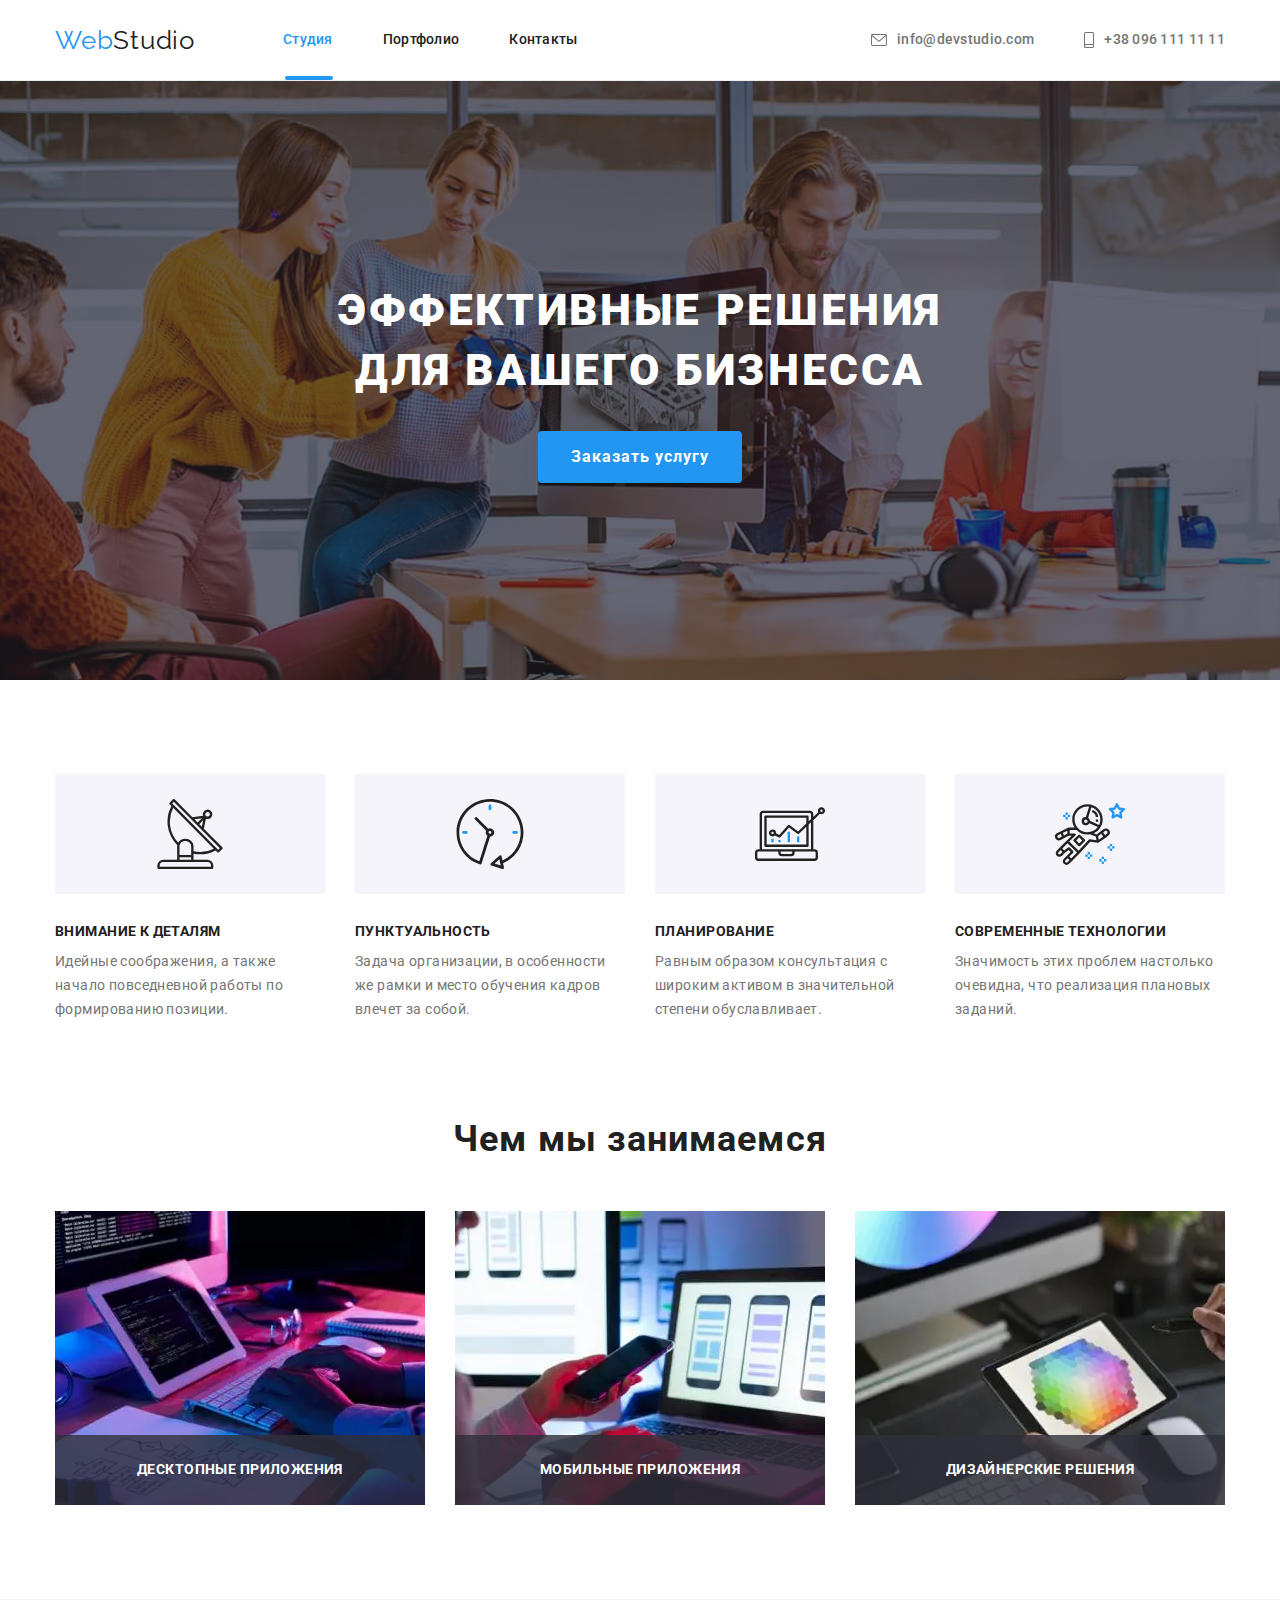
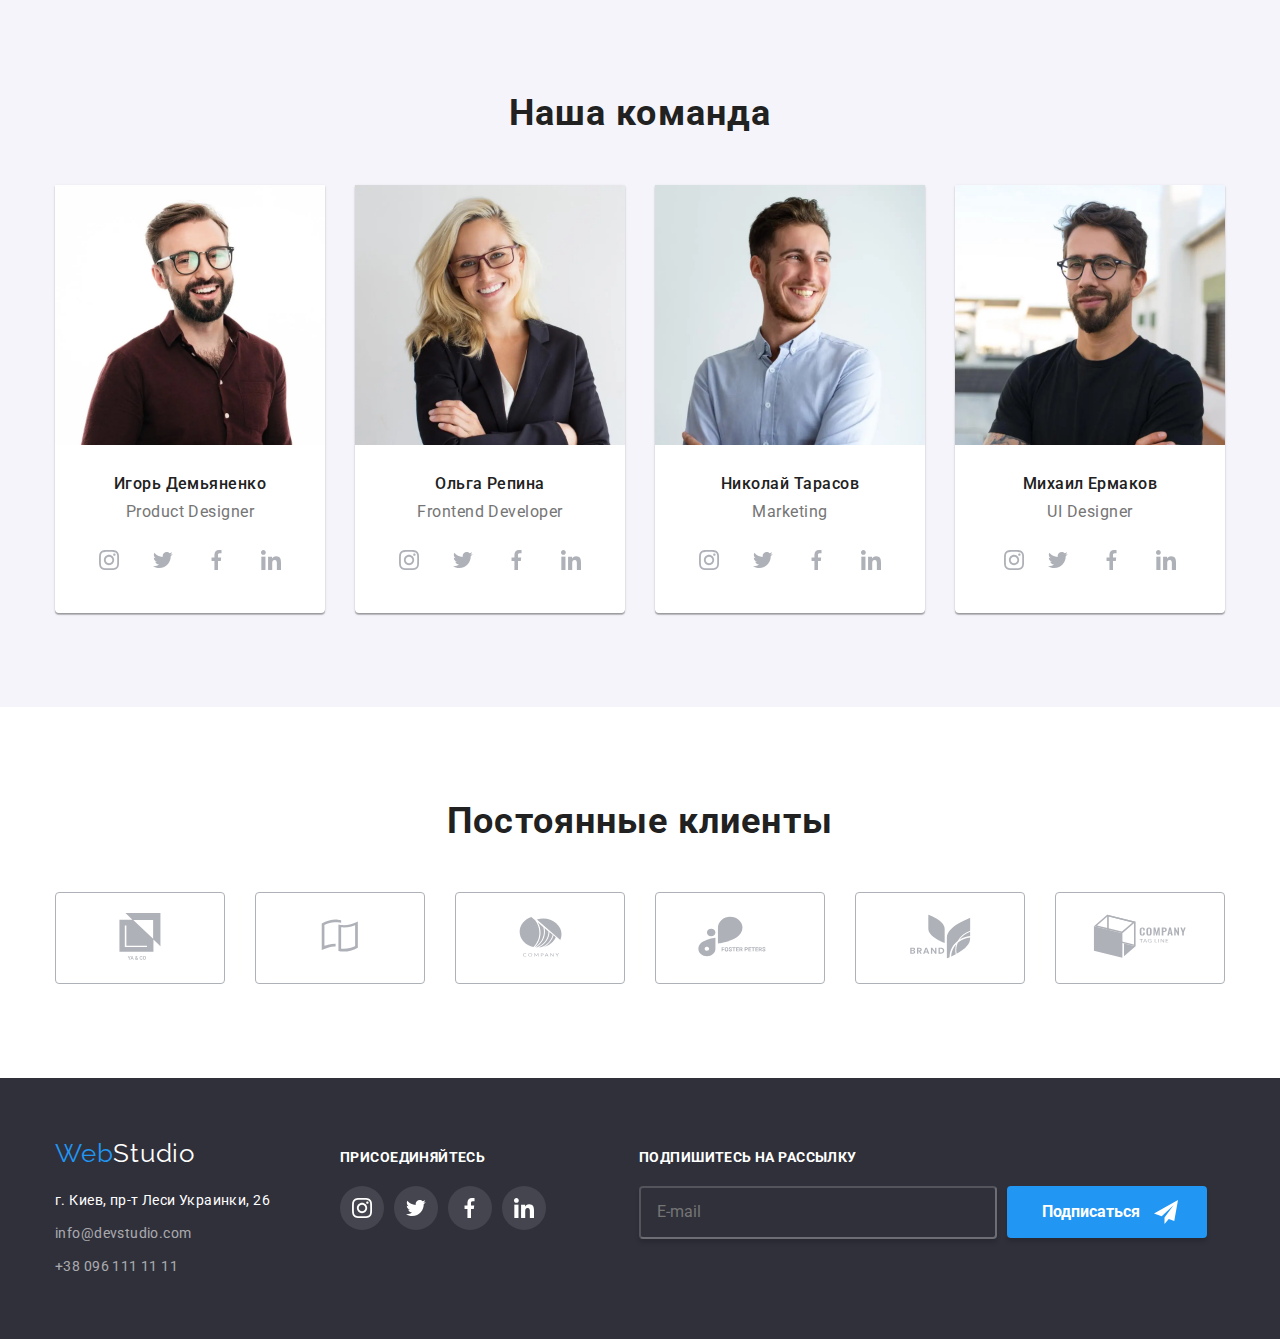
<file: index.html>
<!DOCTYPE html>
<html lang="ru">

<!--head-->

<head>
    <meta charset="UTF-8">
    <meta http-equiv="X-UA-Compatible" content="IE=edge">
    <meta name="viewport" content="width=device-width, initial-scale=1.0">
    <title>Эффективное решение для вашего бизнесса</title>
    <link rel="preconnect" href="https://fonts.gstatic.com">
    <link href="https://fonts.googleapis.com/css2?family=Raleway:wght@700&family=Roboto:wght@400;500;700;900&display=swap"
    rel="stylesheet">
    <link rel="stylesheet" href="https://cdnjs.cloudflare.com/ajax/libs/modern-normalize/1.0.0/modern-normalize.min.css">
    <link rel="stylesheet" href="./CSS/main.min.css">
</head>
<body>

<!-- header -->

<header>
    <div class="container-nav container">
            <nav class="container-nav__items">
                <a lang="en" href="" class="container-nav__logo">Web<span class="container-nav__logo--black">Studio</span></a>
                <ul class="container-nav__list">
                    <li> <a href="" class="container-nav__link current current-studio">Студия</a></li>
                    <li><a href="./portfolio.html" class="container-nav__link">Портфолио</a></li>
                    <li><a href="" class="container-nav__link">Контакты</a></li>
                </ul>
            </nav>
            <button  type="button" class="header-mobile__menu" data-menu-button>
                <svg class="header-mobile__icon">
                    <use href="./images/svg/sprite.svg#icon-menu-mobl"></use>
                </svg>
            </button>
            <ul class="header-contacts">
                <li><a lang="en" href="mailto:info@devstudio.com" class="header-contacts__item">
                    <svg class="header-contacts__icon">
                        <use href="./images/svg/sprite.svg#icon-envelope"></use>
                    </svg>info@devstudio.com</a></li>
                <li class="nav"><a href="tel:+380961111111" class="header-contacts__item">
                    <svg class="header-contacts__icon-phone">
                        <use href="./images/svg/sprite.svg#icon-smartphone"></use>
                    </svg>+38 096 111 11 11</a></li>
            </ul>
    </div>
    <div class="mobile-menu" data-menu>
        <div class=" mobile-menu__container">
            <button type="button" class="mobile-menu__close-btn" data-menu-close>
                <svg class="mobile-menu__icon-close">
                    <use href="./images/svg/sprite.svg#close-mobl-menu"></use>
                </svg>
            </button>
            <ul class="mobile-menu__nav">
                <li class="mobile-menu__item"><a href="" class="mobile-menu__link mobile-menu__link-current ">Студия</a></li>
                <li class="mobile-menu__item"><a href="./portfolio.html" class="mobile-menu__link">Портфолио</a></li>
                <li class="mobile-menu__item"><a href="" class="mobile-menu__link">Контакты</a></li>
            </ul>
            <ul class="mobile-menu__contacts">
                <li class="mobile-menu__contacts-item  mobile-menu__phone">
                    <a href="tel:+380961111111" class="mobile-menu__contacts-link mobile-menu__phone">+38 096 111 11 11</a>
                </li>
                <li class="mobile-menu__contacts-item mobile-menu__email">
                    <a href="mailto:info@devstudio.com" class="mobile-menu__contacts-link mobile-menu__email">info@devstudio.com</a>
                </li>
            </ul>
            <ul class="mobile-menu__social">
                <li class="mobile-menu__social-item">
                    <a href="" class="mobile-menu__social-links mobile-menu__instagram">Instagram</a>
                </li>
                <li class="mobile-menu__social-item">
                    <a href="" class="mobile-menu__social-links mobile-menu__twitter">Twitter</a>
                </li>
                <li class="mobile-menu__social-item">
                    <a href="" class="mobile-menu__social-links mobile-menu__facebook">Facebook</a>
                </li>
                <li class="mobile-menu__social-item">
                    <a href="" class="mobile-menu__social-links">Linkedin</a>
                </li>
            </ul>
        </div>
    </div>
</header>
<main >

<!-- section hero -->

    <section>
        <div class="background-hero">
        <h1 class="background-hero__title">Эффективные решения <br/> для вашего бизнесса</h1>
        <button  data-modal-open type="button" class="background-hero__button">Заказать услугу</button>
        </div>
    </section>

<!-- section about-us -->

    <section class="section-information">
        <div class="container">
        <h2 class="hidden"> Плюсы работы с нами</h2>
        <ul class="section-information__list">
            <li class="section-information__item section-information__icon--first">
                <h3 class="section-information__title">Внимание к деталям</h3>
                <p class="section-information__text">Идейные соображения, а также начало повседневной работы по формированию позиции.</p>
            </li>
            <li class="section-information__item section-information__icon--second">
                <h3 class="section-information__title">Пунктуальность</h3>
                <p class="section-information__text">Задача организации, в особенности же рамки и место обучения кадров влечет за собой.</p>
            </li>
            <li class="section-information__item section-information__icon--third">
                <h3 class="section-information__title">Планирование</h3>
                <p class="section-information__text">Равным образом консультация с широким активом в значительной степени обуславливает.</p>
            </li>
            <li class="section-information__item  section-information__icon--fourth">
                <h3 class="section-information__title">Современные технологии</h3>
                <p class="section-information__text">Значимость этих проблем настолько очевидна, что реализация плановых заданий.</p>
            </li>
        </ul>
        </div>
    </section>

<!-- section apps -->

    <section class="section-apps">
        <div class="container">
        <h2  class="section-apps__title">Чем мы занимаемся</h2>
        <ul class="section-apps__list">
            <li class="section-apps__item" >
                <picture class="picture">
                    <source srcset="./images/what-are-we-doing/img-webp.webp 1x, ./images/what-are-we-doing/img1@2x-webp.webp 2x" media="(min-width: 1200px)"
                    type="image/webp">
                    <source srcset="./images/what-are-we-doing/img.jpg 1x, ./images/what-are-we-doing/img1@2x.jpg 2x" media="(min-width: 1200px)">
            
                    <img src="./images/what-are-we-doing/img.jpg" alt="програмирование" />
                </picture>
                <div class="section-apps__bg" >
                    <p class="section-apps__description">Десктопные приложения</p>
                </div>
            </li>
            <li class="section-apps__item">
                <picture class="picture">
                    <source srcset="./images/what-are-we-doing/изображение2-webp.webp 1x, ./images/what-are-we-doing/img2@2x-webp.webp 2x"
                    media="(min-width: 1200px)" type="image/webp">
                    <source srcset="./images/what-are-we-doing/изображение2.jpg 1x, ./images/what-are-we-doing/img2@2x.jpg 2x"
                    media="(min-width: 1200px)">
                
                    <img src="./images/what-are-we-doing/изображение2.jpg"  alt="програмирование" />
                </picture>
                <div class="section-apps__bg" >
                    <p class="section-apps__description">Мобильные приложения</p>
                </div>
            </li>
            <li class="section-apps__item">
                <picture class="picture">
                    <source srcset="./images/what-are-we-doing/изображение3-webp.webp 1x, ./images/what-are-we-doing/img3@2x-webp.webp 2x"
                    media="(min-width: 1200px)" type="image/webp">
                    <source srcset="./images/what-are-we-doing/изображение3.jpg 1x, ./images/what-are-we-doing/img3@2x.jpg 2x"
                    media="(min-width: 1200px)">
                
                    <img src="./images/what-are-we-doing/изображение3.jpg"  alt="програмирование" />
                </picture>
                <div class="section-apps__bg" >
                    <p class="section-apps__description">Дизайнерские решения</p>
                </div>
            </li>
        </ul>
        </div>
    </section>

<!-- section-team -->

    <section class="section-team" >
            <div class="container">
        <h2 class="section-team__title">Наша команда</h2>
            <ul class="section-team__list">
                <li class="section-team__item">
                    <div class="team-set">
                        <picture class="picture">
                            <source
                                srcset="./images/our-team/desktop/портрет1-webp.webp 1x, ./images/our-team/desktop/portr1@2x-webp.webp 2x"
                                media="(min-width: 1200px)" type="image/webp">
                            <source srcset="./images/our-team/desktop/портрет1.jpg 1x, ./images/our-team/desktop/portr1@2x.jpg 2x"
                                media="(min-width: 1200px)">
                            <source srcset="./images/our-team/tablet/portr1-tablet-webp.webp 1x, ./images/our-team/tablet/portr1-tablet@2x-webp.webp 2x"
                                media="(min-width: 768px)" type="image/webp">
                            <source srcset="./images/our-team/tablet/portr1-tablet.jpg 1x, ./images/our-team/tablet/portr1-tablet@2x.jpg 2x"
                                media="(min-width: 768px)">
                            <source
                                srcset="./images/our-team/mobl/portr1-mobl-webp.webp 1x, ./images/our-team/mobl/portr1-mobl@2x-webp.webp 2x"
                                media="(min-width: 480px)" type="image/webp">
                            <source srcset="./images/our-team/mobl/portr1-mobl.jpg 1x, ./images/our-team/mobl/portr1-mobl@2x.jpg 2x"
                                media="(min-width: 480px)">
                            <img class="team-set__images" src="./images/our-team/desktop/портрет1.jpg"  alt="Игорь Демьяненко">
                        </picture>
                    </div>
                    <div class="team-profile">
                        <h3 class="team-profile__name">Игорь Демьяненко</h3>
                        <p class="team-profile__profession">Product Designer</p>
                        <ul class="icon-list">
                            <li class="icon-list__item" >
                                <a class="icon-list__link" href="">
                                    <svg class="icon-list__icon" >
                                        <use href="./images/svg/sprite.svg#icon-instagram"></use>
                                    </svg>
                                </a>
                            </li>
                            <li class="icon-list__item" >
                                <a class="icon-list__link" href="">
                                    <svg class="icon-list__icon" >
                                        <use href="./images/svg/sprite.svg#icon-twitter"></use>
                                    </svg>
                                </a>
                            </li>
                            <li class="icon-list__item" >
                                <a class="icon-list__link" href="">
                                    <svg class="icon-list__icon" >
                                        <use href="./images/svg/sprite.svg#icon-facebook"></use>
                                    </svg>
                                </a>
                            </li>
                            <li class="icon-list__item" >
                                <a class="icon-list__link" href="">
                                    <svg class="icon-list__icon" >
                                        <use href="./images/svg/sprite.svg#icon-linkedin"></use>
                                    </svg>
                                </a>
                            </li>
                        </ul>
                    </div>
                </li>
                <li class="section-team__item">
                    <div class="team-set">
                        <picture class="picture">
                            <source srcset="./images/our-team/desktop/портрет2-webp.webp 1x, ./images/our-team/desktop/portr2@2x-webp.webp 2x"
                                media="(min-width: 1200px)" type="image/webp">
                            <source srcset="./images/our-team/desktop/портрет2.jpg 1x, ./images/our-team/desktop/portr2@2x.jpg 2x"
                                media="(min-width: 1200px)">
                            <source
                                srcset="./images/our-team/tablet/portr2-tablet-webp.webp 1x, ./images/our-team/tablet/portr2-tablet@2x-webp.webp 2x"
                                media="(min-width: 768px)" type="image/webp">
                            <source srcset="./images/our-team/tablet/portr2-tablet.jpg 1x, ./images/our-team/tablet/portr2-tablet@2x.jpg 2x"
                                media="(min-width: 768px)">
                            <source srcset="./images/our-team/mobl/portr2-mobl-webp.webp 1x, ./images/our-team/mobl/portr2-mobl@2x-webp.webp 2x"
                                media="(min-width: 480px)" type="image/webp">
                            <source srcset="./images/our-team/mobl/portr2-mobl.jpg 1x, ./images/our-team/mobl/portr2-mobl@2x.jpg 2x"
                                media="(min-width: 480px)">
                            <img class="team-set__images" src="./images/our-team/desktop/портрет2.jpg" alt="Ольга Репина">
                        </picture>
                    </div>
                    <div class="team-profile">
                     <h3 class="team-profile__name">Ольга Репина</h3>
                        <p class="team-profile__profession">Frontend Developer</p>
                        <ul class="icon-list">
                            <li class="icon-list__item">
                                <a class="icon-list__link" href="">
                                    <svg class="icon-list__icon">
                                        <use href="./images/svg/sprite.svg#icon-instagram"></use>
                                    </svg>
                                </a>
                            </li>
                            <li class="icon-list__item">
                                <a class="icon-list__link" href="">
                                    <svg class="icon-list__icon">
                                        <use href="./images/svg/sprite.svg#icon-twitter"></use>
                                    </svg>
                                </a>
                            </li>
                            <li class="icon-list__item">
                                <a class="icon-list__link" href="">
                                    <svg class="icon-list__icon">
                                        <use href="./images/svg/sprite.svg#icon-facebook"></use>
                                    </svg>
                                </a>
                            </li>
                            <li class="icon-list__item">
                                <a class="icon-list__link" href="">
                                    <svg class="icon-list__icon">
                                        <use href="./images/svg/sprite.svg#icon-linkedin"></use>
                                    </svg>
                                </a>
                            </li>
                        </ul>
                    </div>
                </li>
                <li class="section-team__item">
                    <div class="team-set">
                        <picture class="picture">
                            <source srcset="./images/our-team/desktop/портрет3-webp.webp 1x, ./images/our-team/desktop/portr3@2x-webp.webp 2x"
                                media="(min-width: 1200px)" type="image/webp">
                            <source srcset="./images/our-team/desktop/портрет3.jpg 1x, ./images/our-team/desktop/portr3@2x.jpg 2x"
                                media="(min-width: 1200px)">
                            <source
                                srcset="./images/our-team/tablet/portr3-tablet-webp.webp 1x, ./images/our-team/tablet/portr3-tablet@2x-webp.webp 2x"
                                media="(min-width: 768px)" type="image/webp">
                            <source srcset="./images/our-team/tablet/portr3-tablet.jpg 1x, ./images/our-team/tablet/portr3-tablet@2x.jpg 2x"
                                media="(min-width: 768px)">
                            <source srcset="./images/our-team/mobl/portr3-mobl-webp.webp 1x, ./images/our-team/mobl/portr3-mobl@2x-webp.webp 2x"
                                media="(min-width: 480px)" type="image/webp">
                            <source srcset="./images/our-team/mobl/portr3-mobl.jpg 1x, ./images/our-team/mobl/portr3-mobl@2x.jpg 2x"
                                media="(min-width: 480px)">
                            <img class="team-set__images" src="./images/our-team/desktop/портрет3.jpg" alt="Николай Тарасов">
                        </picture>
                    </div>
                    <div class="team-profile">
                        <h3 class="team-profile__name">Николай Тарасов</h3>
                        <p class="team-profile__profession">Marketing</p>
                        <ul class="icon-list">
                            <li class="icon-list__item">
                                <a class="icon-list__link" href="">
                                    <svg class="icon-list__icon">
                                        <use href="./images/svg/sprite.svg#icon-instagram"></use>
                                    </svg>
                                </a>
                            </li>
                            <li class="icon-list__item">
                                <a class="icon-list__link" href="">
                                    <svg class="icon-list__icon">
                                        <use href="./images/svg/sprite.svg#icon-twitter"></use>
                                    </svg>
                                </a>
                            </li>
                            <li class="icon-list__item">
                                <a class="icon-list__link" href="">
                                    <svg class="icon-list__icon">
                                        <use href="./images/svg/sprite.svg#icon-facebook"></use>
                                    </svg>
                                </a>
                            </li>
                            <li class="icon-list__item">
                                <a class="icon-list__link" href="">
                                    <svg class="icon-list__icon">
                                        <use href="./images/svg/sprite.svg#icon-linkedin"></use>
                                    </svg>
                                </a>
                            </li>
                        </ul>
                    </div>
                </li>
                <li class="section-team__item">
                    <div class="team-set">
                        <picture class="picture">
                            <source srcset="./images/our-team/desktop/портрет4-webp.webp 1x, ./images/our-team/desktop/portr4@2x-webp.webp 2x"
                                media="(min-width: 1200px)" type="image/webp">
                            <source srcset="./images/our-team/desktop/портрет4.jpg 1x, ./images/our-team/desktop/portr4@2x.jpg 2x"
                                media="(min-width: 1200px)">
                            <source
                                srcset="./images/our-team/tablet/portr4-tablet-webp.webp 1x, ./images/our-team/tablet/portr4-tablet@2x-webp.webp 2x"
                                media="(min-width: 768px)" type="image/webp">
                            <source srcset="./images/our-team/tablet/portr4-tablet.jpg 1x, ./images/our-team/tablet/portr4-tablet@2x.jpg 2x"
                                media="(min-width: 768px)">
                            <source srcset="./images/our-team/mobl/portr4-mobl-webp.webp 1x, ./images/our-team/mobl/portr4-mobl@2x-webp.webp 2x"
                                media="(min-width: 480px)" type="image/webp">
                            <source srcset="./images/our-team/mobl/portr4-mobl.jpg 1x, ./images/our-team/mobl/portr4-mobl@2x.jpg 2x"
                                media="(min-width: 480px)">
                            <img class="team-set__images" src="./images/our-team/desktop/портрет4.jpg" alt="Михаил Ермаков">
                        </picture>
                    </div>
                    <div class="team-profile">
                        <h3 class="team-profile__name">Михаил Ермаков</h3>
                        <p class="team-profile__profession">UI Designer</p>
                        <ul class="icon-list">
                            <li class="icon-listicon-list__item">
                                <a class="icon-list__link" href="">
                                    <svg class="icon-list__icon">
                                        <use href="./images/svg/sprite.svg#icon-instagram"></use>
                                    </svg>
                                </a>
                            </li>
                            <li class="icon-list__item">
                                <a class="icon-list__link" href="">
                                    <svg class="icon-list__icon">
                                        <use href="./images/svg/sprite.svg#icon-twitter"></use>
                                    </svg>
                                </a>
                            </li>
                            <li class="icon-list__item">
                                <a class="icon-list__link" href="">
                                    <svg class="icon-list__icon">
                                        <use href="./images/svg/sprite.svg#icon-facebook"></use>
                                    </svg>
                                </a>
                            </li>
                            <li class="icon-list__item">
                                <a class="icon-list__link" href="">
                                    <svg class="icon-list__icon">
                                        <use href="./images/svg/sprite.svg#icon-linkedin"></use>
                                    </svg>
                                </a>
                            </li>
                        </ul>
                    </div>
                </li>
            </ul>
        </div>
    </section>

<!-- section clients -->

    <section class="section-clients">
        <div class="container">
        <h2 class="section-clients__title">Постоянные клиенты</h2>
        <ul class="section-clients__list">
            <li class="section-clients__item">
                <a class="section-clients__link" href="">
                <svg class="section-clients__icon--one section-clients__icon">
                    <use href="./images/svg/sprite.svg#icon-img1" ></use>
                </svg>
                </a>
            </li>
            <li class="section-clients__item">
                <a class="section-clients__link" href="">
                <svg class="section-clients__icon--second section-clients__icon">
                    <use href="./images/svg/sprite.svg#icon-img2" ></use>
                </svg>
                </a>
            </li>
            <li class="section-clients__item">
                <a class="section-clients__link" href="">
                <svg class="section-clients__icon--third section-clients__icon">
                    <use href="./images/svg/sprite.svg#icon-img3" ></use>
                </svg>
                </a>
            </li>
            <li class="section-clients__item">
                <a class="section-clients__link" href="">
                <svg class="section-clients__icon--fourth section-clients__icon">
                    <use href="./images/svg/sprite.svg#icon-img4" ></use>
                </svg>
                </a>
            </li>
            <li class="section-clients__item">
                <a class="section-clients__link" href="">
                <svg class="section-clients__icon--fifth section-clients__icon">
                    <use href="./images/svg/sprite.svg#icon-img5" ></use>
                </svg>
                </a>
            </li>
            <li class="section-clients__item">
                <a class="section-clients__link" href="">
                <svg class="section-clients__icon--sixth section-clients__icon">
                    <use href="./images/svg/sprite.svg#icon-img6" ></use>
                </svg>
                </a>
            </li>
        </ul>
    </div>
    </section>
</main>

<!-- footer -->

    <footer class="footer">
        <div class="container-footer">
            <div class="footer-container__tablet">
                <div class="footer-nav">
                <a lang="en" href="" class="footer-nav__logo">Web<span class="footer-nav__logo--white">Studio</span></a>
                    <address class="footer-nav__adress">
                        <p class="footer-nav__location">г. Киев, пр-т Леси Украинки, 26</p>
                        <ul class="footer-nav__list">
                            <li ><a lang="en" href="mailto:info@devstudio.com" class="footer-nav__contacts">info@devstudio.com</a></li>
                            <li class="footer-nav__item"><a href="tel:+380961111111" class="footer-nav__contacts">+38 096 111 11 11</a></li>
                        </ul>
                    </address>
                </div>
                <div>
                    <h3 class="footer-nav__title">Присоединяйтесь</h3>
                    <ul class="footer-icon__list">
                        <li class="footer-icon__item" >
                            <a class="footer-icon__link" href="">
                                <svg class="footer-icon__img" >
                                    <use href="./images/svg/sprite.svg#icon-instagram"></use>
                                </svg>
                            </a>
                        </li>
                        <li class="footer-icon__item" >
                            <a class="footer-icon__link" href="">
                                <svg class="footer-icon__img" >
                                    <use href="./images/svg/sprite.svg#icon-twitter"></use>
                                </svg>
                            </a>
                        </li>
                        <li class="footer-icon__item" >
                            <a class="footer-icon__link" href="">
                                <svg class="footer-icon__img" >
                                    <use href="./images/svg/sprite.svg#icon-facebook"></use>
                                </svg>
                            </a>
                        </li>
                        <li class="footer-icon__item" >
                            <a class="footer-icon__link" href="">
                                <svg class="footer-icon__img" >
                                    <use href="./images/svg/sprite.svg#icon-linkedin"></use>
                                </svg>
                            </a>
                        </li>
                    </ul>
                </div>
            </div>
            <div class="form-container">
                <h2 class="form-container__title">Подпишитесь на рассылку</h2>
                <form action="#" class="footer-form">
                    <input type="email" name="user-email" class="footer-form__email" placeholder="E-mail" required>
                    <button type="submit" class="footer-form__button">Подписаться
                        <svg class="footer-form__icon">
                            <use href="./images/svg/sprite.svg#icon-letter"></use>
                        </svg>
                    </button>
                    
                </form>
            </div>
        </div>
    </footer>

<!-- modal -->

    <div class="backdrop is-hidden" data-modal>
        <div class="modal">
            <button data-modal-close class="modal__button">
                <svg class="modal__svg">
                    <use href="./images/svg/sprite.svg#icon-close"></use>
                </svg>
            </button>
            <form action="#" method="GET" class="modal-contacts__form">
                <p class="modal-contacts__title">Оставьте свои данные, мы вам перезвоним</p>
                <label class="modal-contacts__label">Имя
                    <span class="modal-contacts__name">
                        <input type="text" name="user-name" class="modal-contacts__input" required>
                        <svg class="modal-contacts__icon-name">
                            <use href="./images/svg/sprite.svg#icon-name"></use>
                        </svg>
                    </span>
                    </label>
                <label class="modal-contacts__label">Телефон
                    <span class="modal-contacts__phone">
                        <input type="tel" name="user-phone" class="modal-contacts__input" required pattern="[0-9]{3}-[0-9]{3}-[0-9]{2}-[0-9]{2}" title="096-111-11-11">
                        <svg class="modal-contacts__icon-phone">
                            <use href="./images/svg/sprite.svg#icon-phone"></use>
                        </svg>
                    </span>
                </label>
                <label class="modal-contacts__label">Почта
                    <span class="modal-contacts__mail">
                        <input type="email" name="user-email" class="modal-contacts__input" required>
                        <svg class="modal-contacts__icon-mail">
                            <use href="./images/svg/sprite.svg#icon-mail"></use>
                        </svg>
                    </span>
                </label>
                <label class="modal-contacts__label">Комментарий
                    <textarea name="user-message" cols="30" rows="10" placeholder="Введите текст" class="modal-contacts__textarea"></textarea>
                </label>
                <label for="checkbox-policy"  class="modal-contacts__span">
                    <input type="checkbox" class="checkbox visually-hidden" id="checkbox-policy">
                    <svg class="modal-contacts__icon-checkbox">
                        <use href="./images/svg/sprite.svg#icon-checkbox"></use>
                    </svg>Соглашаюсь с рассылкой и принимаю
                <a href="" class="modal-contacts__link">Условия договора</a></label>
                <button type="submit" class="modal-contacts__button">Отправить</button>
            </form>
        </div>
    </div>

<!-- modal js -->

    <script src="./js/modal.js"></script>
    <script src="./js/mobile-menu.js"></script>
</body>
</html>
</file>
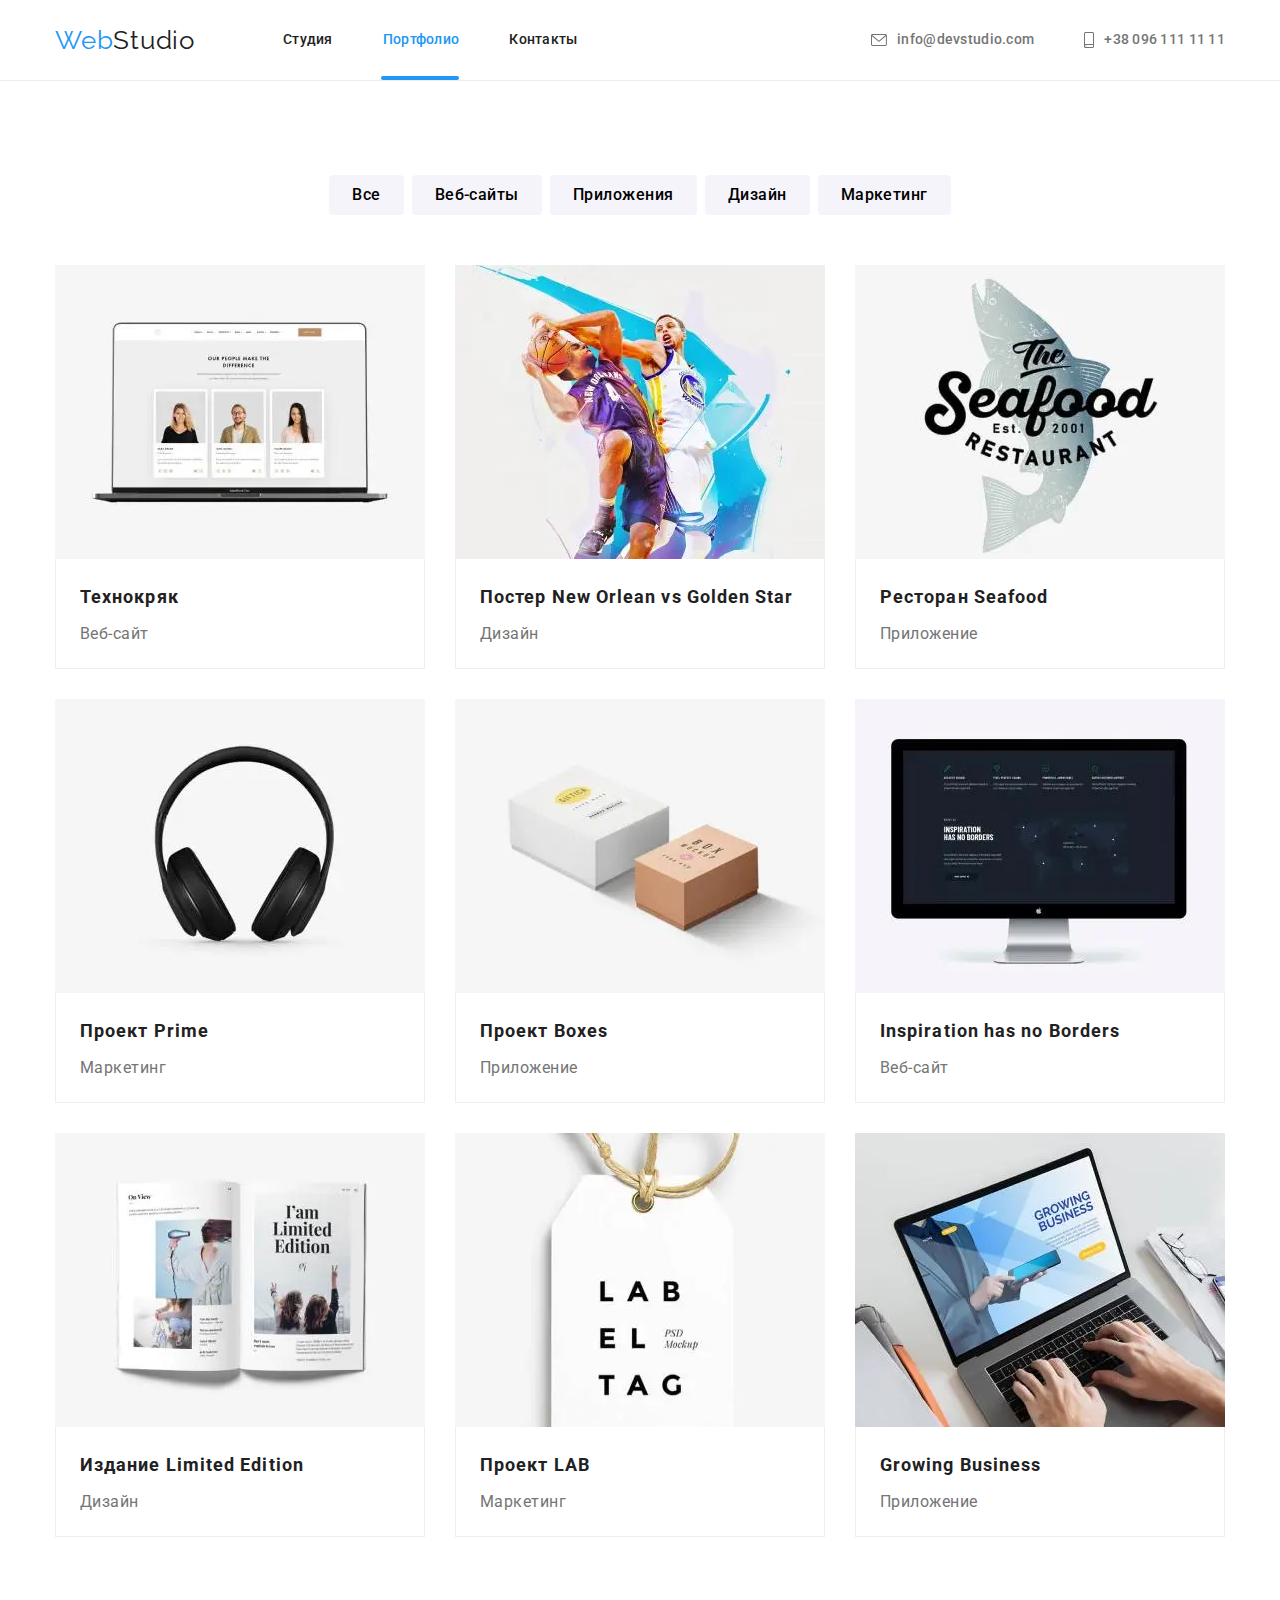
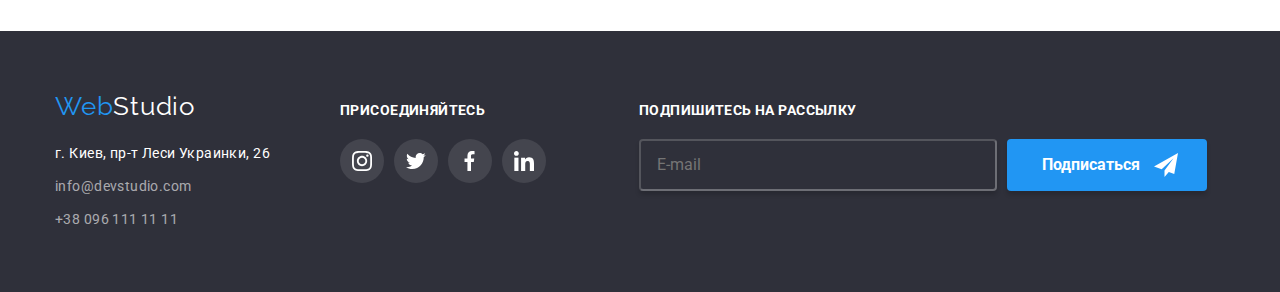
<file: portfolio.html>
<!DOCTYPE html>
<html lang="ru">

<!-- head -->

<head>
    <meta charset="UTF-8">
    <meta http-equiv="X-UA-Compatible" content="IE=edge">
    <meta name="viewport" content="width=device-width, initial-scale=1.0">
    <title>Портфолио</title>
    <link rel="preconnect" href="https://fonts.gstatic.com">
    <link href="https://fonts.googleapis.com/css2?family=Raleway:wght@700&family=Roboto:wght@400;500;700;900&display=swap"
        rel="stylesheet">
    <link rel="stylesheet" href="https://cdnjs.cloudflare.com/ajax/libs/modern-normalize/1.0.0/modern-normalize.min.css">
    <link rel="stylesheet" href="./CSS/main.min.css">
</head>
<body>

<!-- header -->

    <header class="header">
        <div class="container-nav container">
            <nav class="container-nav__items">
                <a lang="en" href="" class="container-nav__logo">Web<span class="container-nav__logo--black">Studio</span></a>
                <ul class="container-nav__list">
                    <li> <a href="./index.html" class="container-nav__link">Студия</a></li>
                    <li><a href="" class="container-nav__link current current-portfolio">Портфолио</a></li>
                    <li><a href="" class="container-nav__link">Контакты</a></li>
                </ul>
            </nav>
            <button type="button" class="header-mobile__menu" data-menu-button>
                <svg class="header-mobile__icon">
                    <use href="./images/svg/sprite.svg#icon-menu-mobl"></use>
                </svg>
            </button>
            <ul class="header-contacts">
                <li><a lang="en" href="mailto:info@devstudio.com" class="header-contacts__item">
                        <svg class="header-contacts__icon">
                            <use href="./images/svg/sprite.svg#icon-envelope"></use>
                        </svg>info@devstudio.com</a></li>
                <li class="nav"><a href="tel:+380961111111" class="header-contacts__item">
                        <svg class="header-contacts__icon-phone">
                            <use href="./images/svg/sprite.svg#icon-smartphone"></use>
                        </svg>+38 096 111 11 11</a></li>
            </ul>
        </div>
        <div class="mobile-menu" data-menu>
            <div class=" mobile-menu__container">
                <button type="button" class="mobile-menu__close-btn" data-menu-close>
                    <svg class="mobile-menu__icon-close">
                        <use href="./images/svg/sprite.svg#close-mobl-menu"></use>
                    </svg>
                </button>
                <ul class="mobile-menu__nav">
                    <li class="mobile-menu__item"><a href="./index.html" class="mobile-menu__link  ">Студия</a>
                    </li>
                    <li class="mobile-menu__item"><a href="" class="mobile-menu__link mobile-menu__link-current">Портфолио</a></li>
                    <li class="mobile-menu__item"><a href="" class="mobile-menu__link">Контакты</a></li>
                </ul>
                <ul class="mobile-menu__contacts">
                    <li class="mobile-menu__contacts-item  mobile-menu__phone">
                        <a href="tel:+380961111111" class="mobile-menu__contacts-link mobile-menu__phone">+38 096 111 11 11</a>
                    </li>
                    <li class="mobile-menu__contacts-item mobile-menu__email">
                        <a href="mailto:info@devstudio.com"
                            class="mobile-menu__contacts-link mobile-menu__email">info@devstudio.com</a>
                    </li>
                </ul>
                <ul class="mobile-menu__social">
                    <li class="mobile-menu__social-item">
                        <a href="" class="mobile-menu__social-links mobile-menu__instagram">Instagram</a>
                    </li>
                    <li class="mobile-menu__social-item">
                        <a href="" class="mobile-menu__social-links mobile-menu__twitter">Twitter</a>
                    </li>
                    <li class="mobile-menu__social-item">
                        <a href="" class="mobile-menu__social-links mobile-menu__facebook">Facebook</a>
                    </li>
                    <li class="mobile-menu__social-item">
                        <a href="" class="mobile-menu__social-links">Linkedin</a>
                    </li>
                </ul>
            </div>
        </div>
    </header>
    </div>

<!-- section portfolio buttons -->

    <main>
        <section class="section-portfolio">
            <div class="container">
            <h1 class="hidden">Фильтры</h1>
            <ul class="section-portfolio__list">
                <li class="section-portfolio__item">
                    <button type="button" class="section-portfolio__button">Все</button>
                </li>
                <li class="section-portfolio__item" >
                    <button type="button" class="section-portfolio__button">Веб-сайты</button>
                </li>
                <li class="section-portfolio__item" >
                    <button type="button" class="section-portfolio__button">Приложения</button>
                </li>
                <li class="section-portfolio__item" >
                    <button type="button" class="section-portfolio__button">Дизайн</button>
                </li>
                <li class="section-portfolio__item" >
                    <button type="button" class="section-portfolio__button">Маркетинг</button>
                </li>
            </ul>

<!--portfolio images-->

            <h2 hidden>Наше портфолио</h2>
            <ul class="cards-set__list">
                <li  class="cards-set__item" >
                    <article class="cards-set__card">
                        <a class="cards-set__link" href="">
                        <div class="cards-set__img">
                            <picture>
                                <source srcset="./images/portfolio/desktop/img1-webp.webp 1x, ./images/portfolio/desktop/img1@2x-webp.webp 2x"
                                    media="(min-width: 1200px)" type="image/webp">
                                <source srcset="./images/portfolio/desktop/img1.jpg 1x, ./images/portfolio/desktop/img1@2x.jpg 2x"
                                    media="(min-width: 1200px)">
                                <source
                                    srcset="./images/portfolio/tablet/img1-tablet-webp.webp 1x, ./images/portfolio/tablet/img1-tablet_2x-webp.webp 2x"
                                    media="(min-width: 768px)" type="image/webp">
                                <source srcset="./images/portfolio/tablet/img1-tablet.jpg 1x, ./images/portfolio/tabletimg1-tablet@2x.jpg 2x"
                                    media="(min-width: 768px)">
                                <source srcset="./images/portfolio/mobl/img1-mobl-webp.webp 1x, ./images/portfolio/mobl/img1-mobl@2x-webp.webp 2x"
                                    media="(min-width: 480px)" type="image/webp">
                                <source srcset="./images/portfolio/mobl/img1-mobl.jpg 1x, ./images/portfolio/mobl/img1-mobl@2x.jpg 2x"
                                    media="(min-width: 480px)">
                                <img src="./images/portfolio/desktop/img1.jpg" alt="Технокряк">
                            </picture>
                            <p class="cards-set__description">Технокряк это современная площадка распространения коронавируса. Компании используют эту платформу для цифрового
                                шпионажа и атак на защищённые сервера конкурентов.</p>
                        </div>
                        <div class="card-container">
                            <h3 class="card-container__title">Технокряк</h3>
                            <p class="card-container__project">Веб-сайт</p>
                        </div>
                        </a>
                    </article>
                </li>
                <li class="cards-set__item">
                    <article class="cards-set__card">
                        <a class="cards-set__link" href="">
                            <div class="cards-set__img">
                                <picture>
                                    <source srcset="./images/portfolio/desktop/img2-webp.webp 1x, ./images/portfolio/desktop/img2@2x-webp.webp 2x"
                                        media="(min-width: 1200px)" type="image/webp">
                                    <source srcset="./images/portfolio/desktop/img2.jpg 1x, ./images/portfolio/desktop/img2@2x.jpg 2x"
                                        media="(min-width: 1200px)">
                                    <source
                                        srcset="./images/portfolio/tablet/img2-tablet-webp.webp 1x, ./images/portfolio/tablet/img2-tablet_2x-webp.webp 2x"
                                        media="(min-width: 768px)" type="image/webp">
                                    <source srcset="./images/portfolio/tablet/img2-tablet.jpg 1x, ./images/portfolio/tabletimg2-tablet@2x.jpg 2x"
                                        media="(min-width: 768px)">
                                    <source srcset="./images/portfolio/mobl/img2-mobl-webp.webp 1x, ./images/portfolio/mobl/img2-mobl@2x-webp.webp 2x"
                                        media="(min-width: 480px)" type="image/webp">
                                    <source srcset="./images/portfolio/mobl/img2-mobl.jpg 1x, ./images/portfolio/mobl/img2-mobl@2x.jpg 2x"
                                        media="(min-width: 480px)">
                                    <img src="./images/portfolio/desktop/img2.jpg" lang="en" alt="Постер New Orlean vs Golden Star">
                                </picture>
                                <p class="cards-set__description">Технокряк это современная площадка распространения коронавируса.
                                    Компании используют эту платформу для цифрового
                                    шпионажа и атак на защищённые сервера конкурентов.</p>
                            </div>
                            <div class="card-container">
                                <h3 class="card-container__title">Постер New Orlean vs Golden Star</h3>
                                <p class="card-container__project">Дизайн</p>
                            </div>
                        </a>
                    </article>
                </li>
                <li class="cards-set__item" >
                    <article class="cards-set__card">
                        <a class="cards-set__link" href="">
                        <div class="cards-set__img">
                            <picture>
                                <source srcset="./images/portfolio/desktop/img3-webp.webp 1x, ./images/portfolio/desktop/img3@2x-webp.webp 2x"
                                    media="(min-width: 1200px)" type="image/webp">
                                <source srcset="./images/portfolio/desktop/img3.jpg 1x, ./images/portfolio/desktop/img3@2x.jpg 2x"
                                    media="(min-width: 1200px)">
                                <source
                                    srcset="./images/portfolio/tablet/img3-tablet-webp.webp 1x, ./images/portfolio/tablet/img3-tablet_2x-webp.webp 2x"
                                    media="(min-width: 768px)" type="image/webp">
                                <source srcset="./images/portfolio/tablet/img3-tablet.jpg 1x, ./images/portfolio/tabletimg3-tablet@2x.jpg 2x"
                                    media="(min-width: 768px)">
                                <source srcset="./images/portfolio/mobl/img3-mobl-webp.webp 1x, ./images/portfolio/mobl/img3-mobl@2x-webp.webp 2x"
                                    media="(min-width: 480px)" type="image/webp">
                                <source srcset="./images/portfolio/mobl/img3-mobl.jpg 1x, ./images/portfolio/mobl/img3-mobl@2x.jpg 2x"
                                    media="(min-width: 480px)">
                                <img src="./images/portfolio/desktop/img3.jpg" lang="en"
                                    alt="Ресторан Seafood">
                            </picture>
                            <p class="cards-set__description">Технокряк это современная площадка распространения коронавируса. Компании используют эту платформу для цифрового
                                шпионажа и атак на защищённые сервера конкурентов.</p>
                        </div>
                        <div class="card-container">
                            <h3 class="card-container__title">Ресторан Seafood</h3>
                            <p class="card-container__project">Приложение</p>
                        </div>
                        </a>
                    </article>
                </li>
                <li class="cards-set__item" >
                    <article class="cards-set__card">
                        <a class="cards-set__link" href="">
                        <div class="cards-set__img">
                            <picture>
                                <source srcset="./images/portfolio/desktop/img4-webp.webp 1x, ./images/portfolio/desktop/img4@2x-webp.webp 2x"
                                    media="(min-width: 1200px)" type="image/webp">
                                <source srcset="./images/portfolio/desktop/img4.jpg 1x, ./images/portfolio/desktop/img4@2x.jpg 2x"
                                    media="(min-width: 1200px)">
                                <source
                                    srcset="./images/portfolio/tablet/img4-tablet-webp.webp 1x, ./images/portfolio/tablet/img4-tablet_2x-webp.webp 2x"
                                    media="(min-width: 768px)" type="image/webp">
                                <source srcset="./images/portfolio/tablet/img4-tablet.jpg 1x, ./images/portfolio/tabletimg4-tablet@2x.jpg 2x"
                                    media="(min-width: 768px)">
                                <source srcset="./images/portfolio/mobl/img4-mobl-webp.webp 1x, ./images/portfolio/mobl/img4-mobl@2x-webp.webp 2x"
                                    media="(min-width: 480px)" type="image/webp">
                                <source srcset="./images/portfolio/mobl/img4-mobl.jpg 1x, ./images/portfolio/mobl/img4-mobl@2x.jpg 2x"
                                    media="(min-width: 480px)">
                                <img  src="./images/portfolio/desktop/img4.jpg" lang="en" alt="Проект Prime">
                            </picture>
                            <p class="cards-set__description">Технокряк это современная площадка распространения коронавируса. Компании используют эту платформу для цифрового
                                шпионажа и атак на защищённые сервера конкурентов.</p>
                        </div>
                        <div class="card-container">
                            <h3 class="card-container__title">Проект Prime</h3>
                            <p class="card-container__project">Маркетинг</p>
                        </div>
                        </a>
                    </article>
                </li>
                <li class="cards-set__item" >
                    <article class="cards-set__card">
                        <a class="cards-set__link" href="">
                        <div class="cards-set__img">
                            <picture>
                                <source srcset="./images/portfolio/desktop/img5-webp.webp 1x, ./images/portfolio/desktop/img5@2x-webp.webp 2x"
                                    media="(min-width: 1200px)" type="image/webp">
                                <source srcset="./images/portfolio/desktop/img5.jpg 1x, ./images/portfolio/desktop/img5@2x.jpg 2x"
                                    media="(min-width: 1200px)">
                                <source
                                    srcset="./images/portfolio/tablet/img5-tablet-webp.webp 1x, ./images/portfolio/tablet/img5-tablet_2x-webp.webp 2x"
                                    media="(min-width: 768px)" type="image/webp">
                                <source srcset="./images/portfolio/tablet/img5-tablet.jpg 1x, ./images/portfolio/tabletimg5-tablet@2x.jpg 2x"
                                    media="(min-width: 768px)">
                                <source srcset="./images/portfolio/mobl/img5-mobl-webp.webp 1x, ./images/portfolio/mobl/img5-mobl_2x-webp.webp 2x"
                                    media="(min-width: 480px)" type="image/webp">
                                <source srcset="./images/portfolio/mobl/img5-mobl.jpg 1x, ./images/portfolio/mobl/img5-mobl@2x.jpg 2x"
                                    media="(min-width: 480px)">
                                <img  src="./images/portfolio/desktop/img5.jpg" lang="en" alt="Проект Boxes">
                            </picture>
                            <p class="cards-set__description">Технокряк это современная площадка распространения коронавируса. Компании используют эту платформу для цифрового
                                шпионажа и атак на защищённые сервера конкурентов.</p>
                        </div>
                        <div class="card-container">
                            <h3 class="card-container__title">Проект Boxes</h3>
                            <p class="card-container__project">Приложение</p>
                        </div>
                        </a>
                    </article>
                </li>
                <li class="cards-set__item" >
                    <article class="cards-set__card">
                        <a class="cards-set__link" href="">
                        <div class="cards-set__img">
                            <picture>
                                <source srcset="./images/portfolio/desktop/img6-webp.webp 1x, ./images/portfolio/desktop/img6@2x-webp.webp 2x"
                                    media="(min-width: 1200px)" type="image/webp">
                                <source srcset="./images/portfolio/desktop/img6.jpg 1x, ./images/portfolio/desktop/img6@2x.jpg 2x"
                                    media="(min-width: 1200px)">
                                <source
                                    srcset="./images/portfolio/tablet/img6-tablet-webp.webp 1x, ./images/portfolio/tablet/img6-tablet_2x-webp.webp 2x"
                                    media="(min-width: 768px)" type="image/webp">
                                <source srcset="./images/portfolio/tablet/img6-tablet.jpg 1x, ./images/portfolio/tabletimg6-tablet@2x.jpg 2x"
                                    media="(min-width: 768px)">
                                <source srcset="./images/portfolio/mobl/img6-mobl-webp.webp 1x, ./images/portfolio/mobl/img6-mobl_2x-webp.webp 2x"
                                    media="(min-width: 480px)" type="image/webp">
                                <source srcset="./images/portfolio/mobl/img6-mobl.jpg 1x, ./images/portfolio/mobl/img6-mobl@2x.jpg 2x"
                                    media="(min-width: 480px)">
                                <img src="./images/portfolio/desktop/img6.jpg" lang="en" alt="Inspiration has no Borders">
                            </picture>
                            <p class="cards-set__description">Технокряк это современная площадка распространения коронавируса. Компании используют эту платформу для цифрового
                                шпионажа и атак на защищённые сервера конкурентов.</p>
                        </div>
                        <div class="card-container">
                            <h3 class="card-container__title">Inspiration has no Borders</h3>
                            <p class="card-container__project">Веб-сайт</p>
                        </div>
                        </a>
                    </article>
                </li>
                <li class="cards-set__item" >
                    <article class="cards-set__card">
                         <a class="cards-set__link" href="">
                         <div class="cards-set__img">
                            <picture>
                                <source srcset="./images/portfolio/desktop/img7-webp.webp 1x, ./images/portfolio/desktop/img7@2x-webp.webp 2x"
                                    media="(min-width: 1200px)" type="image/webp">
                                <source srcset="./images/portfolio/desktop/img7.jpg 1x, ./images/portfolio/desktop/img7@2x.jpg 2x"
                                    media="(min-width: 1200px)">
                                <source
                                    srcset="./images/portfolio/tablet/img7-tablet-webp.webp 1x, ./images/portfolio/tablet/img7-tablet_2x-webp.webp 2x"
                                    media="(min-width: 768px)" type="image/webp">
                                <source srcset="./images/portfolio/tablet/img7-tablet.jpg 1x, ./images/portfolio/tabletimg7-tablet@2x.jpg 2x"
                                    media="(min-width: 768px)">
                                <source srcset="./images/portfolio/mobl/img7-mobl-webp.webp 1x, ./images/portfolio/mobl/img7-mobl_2x-webp.webp 2x"
                                    media="(min-width: 480px)" type="image/webp">
                                <source srcset="./images/portfolio/mobl/img7-mobl.jpg 1x, ./images/portfolio/mobl/img7-mobl@2x.jpg 2x"
                                    media="(min-width: 480px)">
                                <img  src="./images/portfolio/desktop/img7.jpg" lang="en" alt="Inspiration has no Borders">
                            </picture>
                             <p class="cards-set__description">Технокряк это современная площадка распространения коронавируса. Компании используют эту платформу для цифрового
                             шпионажа и атак на защищённые сервера конкурентов.</p>
                        </div>
                        <div class="card-container">
                            <h3 class="card-container__title">Издание Limited Edition</h3>
                            <p class="card-container__project">Дизайн</p>
                        </div>
                        </a>
                    </article>
                </li>
                <li class="cards-set__item" >
                    <article class="cards-set__card">
                        <a class="cards-set__link" href="">
                        <div class="cards-set__img">
                            <picture>
                                <source srcset="./images/portfolio/desktop/img8-webp.webp 1x, ./images/portfolio/desktop/img8@2x-webp.webp 2x"
                                    media="(min-width: 1200px)" type="image/webp">
                                <source srcset="./images/portfolio/desktop/img8.jpg 1x, ./images/portfolio/desktop/img8@2x.jpg 2x"
                                    media="(min-width: 1200px)">
                                <source
                                    srcset="./images/portfolio/tablet/img8-tablet-webp.webp 1x, ./images/portfolio/tablet/img8-tablet_2x-webp.webp 2x"
                                    media="(min-width: 768px)" type="image/webp">
                                <source srcset="./images/portfolio/tablet/img8-tablet.jpg 1x, ./images/portfolio/tabletimg8-tablet@2x.jpg 2x"
                                    media="(min-width: 768px)">
                                <source srcset="./images/portfolio/mobl/img8-mobl-webp.webp 1x, ./images/portfolio/mobl/img8-mobl_2x-webp.webp 2x"
                                    media="(min-width: 480px)" type="image/webp">
                                <source srcset="./images/portfolio/mobl/img8-mobl.jpg 1x, ./images/portfolio/mobl/img8-mobl@2x.jpg 2x"
                                    media="(min-width: 480px)">
                                <img src="./images/portfolio/desktop/img8.jpg" lang="en" alt="Проект LAB">
                            </picture>
                            <p class="cards-set__description">Технокряк это современная площадка распространения коронавируса. Компании используют эту платформу для цифрового
                            шпионажа и атак на защищённые сервера конкурентов.</p>
                        </div>
                        <div class="card-container">
                            <h3 class="card-container__title">Проект LAB</h3>
                            <p class="card-container__project">Маркетинг</p>
                        </div>
                        </a>
                    </article>
                </li>
                <li class="cards-set__item" >
                    <article class="cards-set__card">
                        <a class="cards-set__link" href="">
                        <div class="cards-set__img">
                            <picture>
                                <source srcset="./images/portfolio/desktop/img9-webp.webp 1x, ./images/portfolio/desktop/img9@2x-webp.webp 2x"
                                    media="(min-width: 1200px)" type="image/webp">
                                <source srcset="./images/portfolio/desktop/img9.jpg 1x, ./images/portfolio/desktop/img9@2x.jpg 2x"
                                    media="(min-width: 1200px)">
                                <source
                                    srcset="./images/portfolio/tablet/img9-tablet-webp.webp 1x, ./images/portfolio/tablet/img9-tablet_2x-webp.webp 2x"
                                    media="(min-width: 768px)" type="image/webp">
                                <source srcset="./images/portfolio/tablet/img9-tablet.jpg 1x, ./images/portfolio/tabletimg9-tablet@2x.jpg 2x"
                                    media="(min-width: 768px)">
                                <source srcset="./images/portfolio/mobl/img9-mobl-webp.webp 1x, ./images/portfolio/mobl/img9-mobl_2x-webp.webp 2x"
                                    media="(min-width: 480px)" type="image/webp">
                                <source srcset="./images/portfolio/mobl/img9-mobl.jpg 1x, ./images/portfolio/mobl/img9-mobl@2x.jpg 2x"
                                    media="(min-width: 480px)">
                                <img src="./images/portfolio/desktop/img9.jpg" lang="en" alt="Growing Business">
                            </picture>
                            <p class="cards-set__description">Технокряк это современная площадка распространения коронавируса. Компании используют эту платформу для цифрового
                            шпионажа и атак на защищённые сервера конкурентов.</p>
                        </div>
                        <div class="card-container">
                            <h3 class="card-container__title">Growing Business</h3>
                            <p class="card-container__project">Приложение</p>
                        </div>
                        </a>
                    </article>
                </li>
            </ul>
            </div>
        </section>
    </main>

    <!--footer-->

    <footer class="footer">
        <div class="container-footer">
            <div class="footer-container__tablet">
                <div class="footer-nav">
                <a lang="en" href="" class="footer-nav__logo">Web<span class="footer-nav__logo--white">Studio</span></a>
                    <address class="footer-nav__adress">
                        <p class="footer-nav__location">г. Киев, пр-т Леси Украинки, 26</p>
                        <ul class="footer-nav__list">
                            <li ><a lang="en" href="mailto:info@devstudio.com" class="footer-nav__contacts">info@devstudio.com</a></li>
                            <li class="footer-nav__item"><a href="tel:+380961111111" class="footer-nav__contacts">+38 096 111 11 11</a></li>
                        </ul>
                    </address>
                </div>
                <div>
                    <h3 class="footer-nav__title">Присоединяйтесь</h3>
                    <ul class="footer-icon__list">
                        <li class="footer-icon__item" >
                            <a class="footer-icon__link" href="">
                                <svg class="footer-icon__img" >
                                    <use href="./images/svg/sprite.svg#icon-instagram"></use>
                                </svg>
                            </a>
                        </li>
                        <li class="footer-icon__item" >
                            <a class="footer-icon__link" href="">
                                <svg class="footer-icon__img" >
                                    <use href="./images/svg/sprite.svg#icon-twitter"></use>
                                </svg>
                            </a>
                        </li>
                        <li class="footer-icon__item" >
                            <a class="footer-icon__link" href="">
                                <svg class="footer-icon__img" >
                                    <use href="./images/svg/sprite.svg#icon-facebook"></use>
                                </svg>
                            </a>
                        </li>
                        <li class="footer-icon__item" >
                            <a class="footer-icon__link" href="">
                                <svg class="footer-icon__img" >
                                    <use href="./images/svg/sprite.svg#icon-linkedin"></use>
                                </svg>
                            </a>
                        </li>
                    </ul>
                </div>
            </div>
            <div class="form-container">
                <h2 class="form-container__title">Подпишитесь на рассылку</h2>
                <form action="#" class="footer-form">
                    <input type="email" name="user-email" class="footer-form__email" placeholder="E-mail" required>
                    <button type="submit" class="footer-form__button">Подписаться
                        <svg class="footer-form__icon">
                            <use href="./images/svg/sprite.svg#icon-letter"></use>
                        </svg>
                    </button>
                    
                </form>
            </div>
        </div>
    </footer>

    <!-- JS -->
    
    <script src="./js/mobile-menu.js"></script>
    </body> 
    </html>
</file>
<file: CSS/main.min.css>
:root{--primary-text-color: #212121;--contacts-text-color: #757575;--accent-text-color: #2196f3;--main-title-color: #ffffff;--footer-links-color: rgba(255, 255, 255, 0.6);--footer-background: #2f303a;--team-background: #f5f4fa;--box-shadow: 0px 1px 3px rgba(0, 0, 0, 0.12), 0px 1px 1px rgba(0, 0, 0, 0.14),
    0px 2px 1px rgba(0, 0, 0, 0.2);--filters-backgraund: #eeeeee;--header-border: #ececec;--button-shadow-hover: 0px 3px 1px rgba(0, 0, 0, 0.1), 0px 1px 2px rgba(0, 0, 0, 0.08),
    0px 2px 2px rgba(0, 0, 0, 0.12);--background-hero-gradient: rgba(47, 48, 58, 0.4);--background-hero: #c4c4c4;--cards-shadow: 1px 4px 6px 0 rgba(0, 0, 0, 0.16), 0 4px 4px 0 rgba(0, 0, 0, 0.06),
    0 1px 1px 0 rgba(0, 0, 0, 0.12);--bg-icons: #ffffff;--icon: #afb1b8;--border-color: #afb1b8;--bg-icon-footer: rgba(255, 255, 255, 0.1);--title-images-bg: rgba(47, 48, 58, 0.8);--filters-bg: rgba(33, 150, 243, 0.9);--modal-bg: rgba(0, 0, 0, 0.2);--modal-box-shadow: 0px 2px 1px 0 rgba(0, 0, 0, 0.2), 0px 1px 1px 0 rgba(0, 0, 0, 0.14),
    0px 1px 3px 0 rgba(0, 0, 0, 0.12);--input: rgba(33, 33, 33, 0.2);--button-form: #188ce8;--button-form-shadow: 0 4px 4px 0 rgba(0, 0, 0, 0.15);--button-form-footer: rgba(255, 255, 255, 0.3);--placeholder: rgba(117, 117, 117, 0.5);--modal-button: rgba(0, 0, 0, 0.1)}.hidden{position:absolute;width:1px;height:1px;margin:-1px;border:0;padding:0;white-space:nowrap;-webkit-clip-path:inset(100%);clip-path:inset(100%);clip:rect(0 0 0 0);overflow:hidden}.visually-hidden{position:absolute !important;clip:rect(1px 1px 1px 1px);clip:rect(1px, 1px, 1px, 1px);padding:0 !important;border:0 !important;height:1px !important;width:1px !important;overflow:hidden}body{color:var(--primary-text-color);font-family:Roboto,sans-serif}ul{margin-top:0px;margin-bottom:0px;padding:0px;list-style:none}button{font-family:inherit;border:1px solid transparent}img{display:block}.section,.section-apps,.section-clients,.section-portfolio{padding-top:60px;padding-bottom:60px}@media screen and (min-width: 1200px){.section,.section-apps,.section-clients,.section-portfolio{padding-top:94px;padding-bottom:94px}}.container{padding-left:15px;padding-right:15px;min-width:480px}header .container{display:-webkit-box;display:-ms-flexbox;display:flex;-webkit-box-align:center;-ms-flex-align:center;align-items:center}@media screen and (min-width: 480px){.container{width:480px;margin:0 auto}}@media (min-width: 767px) and (max-width: 1199px){.container{width:768px}}@media screen and (min-width: 1200px){.container{width:1200px}}.header{border-bottom:1px solid var(--header-border)}.container-nav{margin-left:auto;display:-webkit-box;display:-ms-flexbox;display:flex;-webkit-box-pack:justify;-ms-flex-pack:justify;justify-content:space-between}@media screen and (min-width: 768px){.container-nav{display:-webkit-box;display:-ms-flexbox;display:flex}}.header-mobile__icon{width:24px;height:16px}@media screen and (min-width: 768px){.header-mobile__icon{display:none}}.header-mobile__icon:hover,.header-mobile__icon :focus{fill:var(--accent-text-color)}.header-mobile__menu{background-color:var(--main-title-color);width:40px;height:40px;padding:0}@media screen and (min-width: 768px){.header-mobile__menu{display:none}}.container-nav__list{display:none}@media screen and (min-width: 1200px){.container-nav__list{display:-webkit-box;display:-ms-flexbox;display:flex;margin-left:93px}.container-nav__list .link.current{font-weight:500;font-size:14px;line-height:1.14;letter-spacing:0.02em;color:var(--accent-text-color)}}@media screen and (min-width: 768px){.container-nav__list{display:-webkit-box;display:-ms-flexbox;display:flex;margin-left:88px}}.container-nav__list li{margin-right:50px}.container-nav__list li:last-child{margin-right:0px}.container-nav li{margin-right:50px}.container-nav li:last-child{margin-right:0px}.container-nav__items{display:-webkit-box;display:-ms-flexbox;display:flex;-webkit-box-align:center;-ms-flex-align:center;align-items:center}.container-nav__logo{display:block;color:var(--accent-text-color);font-family:Raleway,sans-serif;font-size:24px;line-height:1.16;letter-spacing:0.03em;text-decoration:none;margin-top:16px;margin-bottom:16px}@media screen and (min-width: 1200px){.container-nav__logo{font-size:26px;line-height:1.19}}.container-nav__logo--black{color:var(--primary-text-color)}.container-nav__link{display:block;color:var(--primary-text-color);font-weight:500;font-size:14px;line-height:1.14;letter-spacing:0.02em;text-decoration:none;padding-top:32px;padding-bottom:32px;-webkit-transition:color 250ms cubic-bezier(0.4, 0, 0.2, 1);transition:color 250ms cubic-bezier(0.4, 0, 0.2, 1)}.container-nav__link:hover,.container-nav__link:focus{color:var(--accent-text-color)}.header-contacts__item{display:-webkit-box;display:-ms-flexbox;display:flex;-webkit-box-align:center;-ms-flex-align:center;align-items:center;color:var(--contacts-text-color);font-weight:500;font-size:12px;line-height:1.16;letter-spacing:0.02em;text-decoration:none;-webkit-transition:color 250ms cubic-bezier(0.4, 0, 0.2, 1);transition:color 250ms cubic-bezier(0.4, 0, 0.2, 1)}.header-contacts__item:hover,.header-contacts__item:focus{color:var(--accent-text-color)}@media screen and (min-width: 1200px){.header-contacts__item{font-size:14px;line-height:1.14;padding-top:32px;padding-bottom:32px}}.header-contacts__icon{width:16px;height:12px;margin-right:10px;fill:var(--contacts-text-color);-webkit-transition:fill 250ms cubic-bezier(0.4, 0, 0.2, 1);transition:fill 250ms cubic-bezier(0.4, 0, 0.2, 1)}.header-contacts__item:hover .header-contacts__icon,.header-contacts__item:focus .header-contacts__icon{fill:var(--accent-text-color)}.header-contacts__icon-phone{width:10px;height:16px;margin-right:10px;fill:var(--contacts-text-color);-webkit-transition:fill 250ms cubic-bezier(0.4, 0, 0.2, 1);transition:fill 250ms cubic-bezier(0.4, 0, 0.2, 1)}.header-contacts__item:hover .header-contacts__icon-phone,.header-contacts__item:focus .header-contacts__icon-phone{fill:var(--accent-text-color)}.header-contacts{display:none}@media (min-width: 768px) and (max-width: 1199px){.header-contacts{display:block;margin-left:84px;margin-top:21px;margin-bottom:21px}}@media screen and (min-width: 1200px){.header-contacts{display:-webkit-box;display:-ms-flexbox;display:flex;-webkit-box-align:center;-ms-flex-align:center;align-items:center;margin-left:auto}}@media screen and (max-width: 1199px){.nav{margin-top:10px}}.current-studio{position:relative;color:var(--accent-text-color)}.current-studio::after{position:absolute;content:'';width:48px;height:4px;background-color:var(--accent-text-color);border-radius:2px;margin-right:auto;bottom:0;right:0}.mobile-menu{position:fixed;top:0;left:0;width:100%;height:100%;background-color:var(--main-title-color);overflow:auto;z-index:1;padding:48px 0 48px 40px;opacity:0;visibility:hidden;pointer-events:none}@media screen and (min-width: 768px){.mobile-menu{display:none}}.mobile-menu.is-open{opacity:1;visibility:visible;pointer-events:auto}.mobile-menu__link{font-family:Roboto,sans-serif;font-weight:500;font-size:40px;line-height:1.17;letter-spacing:0.02rem;color:var(--primary-text-color);text-decoration:none}.mobile-menu__item:not(:last-child){margin-bottom:33px}.mobile-menu__icon-close{width:18px;height:18px}.mobile-menu__close-btn{position:absolute;top:10px;right:15px;background-color:var(--main-title-color);width:40px;height:40px}.mobile-menu__close-btn:hover,.mobile-menu__close-btn :focus{fill:var(--accent-text-color)}.mobile-menu__contacts-link{text-decoration:none;color:var(--primary-text-color)}.mobile-menu__phone{font-family:Roboto,sans-serif;font-weight:500;font-size:34px;line-height:1.17;letter-spacing:0.02rem;color:var(--accent-text-color);margin-bottom:32px;margin-top:302px}.mobile-menu__link-current{font-weight:500;font-size:40px;line-height:1.17;letter-spacing:0.02rem;color:var(--accent-text-color)}.mobile-menu__email{font-weight:500;font-size:24px;line-height:1.16;letter-spacing:0.02rem;margin-bottom:64px;color:var(--contacts-text-color)}.mobile-menu__social-links{font-weight:500;font-size:18px;line-height:1.22;letter-spacing:0.02rem;text-decoration:none;color:var(--accent-text-color)}.mobile-menu__social{display:-webkit-box;display:-ms-flexbox;display:flex}.mobile-menu__social-item{margin-right:20px}.mobile-menu__instagram,.mobile-menu__twitter,.mobile-menu__facebook{position:relative}.mobile-menu__instagram::after,.mobile-menu__twitter::after,.mobile-menu__facebook::after{position:absolute;content:'';width:22px;height:1px;background-color:var(--input);border-radius:2px;margin-right:auto;bottom:10px;right:-20px;-webkit-transform:rotate(90deg);transform:rotate(90deg)}.background-hero{background-image:-webkit-gradient(linear, left top, left bottom, from(var(--background-hero-gradient)), to(var(--background-hero-gradient))),url(../images/background/background-mob.jpg);background-image:linear-gradient(var(--background-hero-gradient), var(--background-hero-gradient)),url(../images/background/background-mob.jpg);height:400px;min-width:480px;text-transform:uppercase;background-size:cover;text-align:center;background-position:center;background-color:var(--background-hero);border-top:1px solid var(--header-border);margin:0 auto;padding-top:118px;padding-bottom:118px}@media (min-device-pixel-ratio: 2), (-webkit-min-device-pixel-ratio: 2), (min-resolution: 192dpi), (min-resolution: 2dppx){.background-hero{background-image:-webkit-gradient(linear, left top, left bottom, from(var(--background-hero-gradient)), to(var(--background-hero-gradient))),url(../images/background/background-mob@2x.jpg);background-image:linear-gradient(var(--background-hero-gradient), var(--background-hero-gradient)),url(../images/background/background-mob@2x.jpg)}}@media screen and (min-width: 768px){.background-hero{background-image:-webkit-gradient(linear, left top, left bottom, from(var(--background-hero-gradient)), to(var(--background-hero-gradient))),url(../images/background/background-tablet.jpg);background-image:linear-gradient(var(--background-hero-gradient), var(--background-hero-gradient)),url(../images/background/background-tablet.jpg);height:400px}}@media (min-device-pixel-ratio: 2) and (min-width: 768px), (-webkit-min-device-pixel-ratio: 2) and (min-width: 768px), (min-resolution: 192dpi) and (min-width: 768px), (min-resolution: 2dppx) and (min-width: 768px){.background-hero{background-image:-webkit-gradient(linear, left top, left bottom, from(var(--background-hero-gradient)), to(var(--background-hero-gradient))),url(../images/background/background-tablet@2x.jpg);background-image:linear-gradient(var(--background-hero-gradient), var(--background-hero-gradient)),url(../images/background/background-tablet@2x.jpg)}}@media screen and (min-width: 1200px){.background-hero{background-image:-webkit-gradient(linear, left top, left bottom, from(var(--background-hero-gradient)), to(var(--background-hero-gradient))),url(../images/background/background.jpg);background-image:linear-gradient(var(--background-hero-gradient), var(--background-hero-gradient)),url(../images/background/background.jpg);height:600px;max-width:1600px;padding-top:200px;padding-bottom:200px}}@media (min-device-pixel-ratio: 2) and (min-width: 1200px), (-webkit-min-device-pixel-ratio: 2) and (min-width: 1200px), (min-resolution: 192dpi) and (min-width: 1200px), (min-resolution: 2dppx) and (min-width: 1200px){.background-hero{background-image:-webkit-gradient(linear, left top, left bottom, from(var(--background-hero-gradient)), to(var(--background-hero-gradient))),url(../images/background/background@2x.jpg);background-image:linear-gradient(var(--background-hero-gradient), var(--background-hero-gradient)),url(../images/background/background@2x.jpg)}}.background-hero__title{font-size:26px;line-height:1.61;letter-spacing:6%;color:var(--main-title-color);margin-top:0px;margin-bottom:30px}@media screen and (min-width: 1200px){.background-hero__title{font-weight:900;font-size:44px;line-height:1.36;letter-spacing:0.06em}}.background-hero__button{font-weight:bold;font-size:16px;line-height:1.87;letter-spacing:0.06em;min-width:200px;background-color:var(--accent-text-color);color:var(--main-title-color);cursor:pointer;border-radius:4px;padding:10px 32px}.section-apps__title{display:none}@media screen and (min-width: 1200px){.section-apps__title{display:block;font-size:36px;line-height:1.16;text-align:center;letter-spacing:0.03em}}.section-apps__title{display:none}@media screen and (min-width: 1200px){.section-apps__title{display:block;margin-bottom:0px;margin-top:0}}.section-apps__item{display:none}@media screen and (min-width: 1200px){.section-apps__item{display:block}.section-apps__item:not(:first-child){margin-left:30px}}.section-apps__list{display:none}@media screen and (min-width: 1200px){.section-apps__list{position:relative;display:-webkit-box;display:-ms-flexbox;display:flex;-ms-flex-wrap:wrap;flex-wrap:wrap;margin-top:50px}}.section-apps__bg{display:none}@media screen and (min-width: 1200px){.section-apps__bg{position:absolute;display:-webkit-box;display:-ms-flexbox;display:flex;-webkit-box-align:center;-ms-flex-align:center;align-items:center;-webkit-box-pack:center;-ms-flex-pack:center;justify-content:center;width:370px;height:70px;background-color:var(--title-images-bg);top:224px}}.section-team__title,.section-clients__title{font-size:28px;line-height:1.17;text-align:center;letter-spacing:0.03em;margin-top:0px;margin-bottom:0px}@media screen and (min-width: 1200px){.section-team__title,.section-clients__title{font-size:36px;line-height:1.16}}.section-team__list{display:block;margin-top:30px}@media screen and (min-width: 1200px){.section-team__list>.section-team__item:not(:first-child){margin-left:30px}}@media (min-width: 768px) and (max-width: 1199px){.section-team__list{display:-ms-grid;display:grid;-ms-grid-columns:(354px)[2];grid-template-columns:repeat(2, 354px);gap:30px;margin-top:30px}}@media screen and (min-width: 1200px){.section-team__list{margin-top:50px;display:-webkit-box;display:-ms-flexbox;display:flex;-ms-flex-wrap:wrap;flex-wrap:wrap}}.section-team__item{text-align:center;padding-bottom:0px;width:450px;background-color:var(--bg-icons);-webkit-box-shadow:var(--box-shadow);box-shadow:var(--box-shadow);border-radius:0px 0px 4px 4px;margin-top:30px}@media screen and (min-width: 768px){.section-team__item{width:354px;margin-top:0}}@media screen and (min-width: 1200px){.section-team__item{margin-top:0px;width:270px}}.team-profile__name{font-weight:500;font-size:16px;line-height:1.18;letter-spacing:0.03em;margin-top:0px;margin-bottom:0px}.team-profile__profession{color:var(--contacts-text-color);font-size:16px;line-height:1.18;letter-spacing:0.03em;margin-top:10px;margin-bottom:0px}.icon-list__item:not(:last-child){margin-right:10px}.section-team{background-color:var(--team-background);padding-top:60px;padding-bottom:60px;min-width:480px}@media screen and (min-width: 1200px){.section-team{padding-top:94px;padding-bottom:94px}}.team-profile{padding-top:30px;padding-bottom:30px;padding-left:32px;padding-right:32px;width:450px;height:162px}@media screen and (min-width: 768px){.team-profile{width:354px;height:162px}}@media screen and (min-width: 1200px){.team-profile{width:270px;height:168px}}.icon-list__icon{width:20px;height:20px;fill:var(--icon);-webkit-transition:fill 250ms cubic-bezier(0.4, 0, 0.2, 1);transition:fill 250ms cubic-bezier(0.4, 0, 0.2, 1)}.icon-list__link:hover .icon-list__icon,.icon-list__link:focus .icon-list__icon{fill:var(--bg-icons)}.icon-list__link{display:-webkit-box;display:-ms-flexbox;display:flex;-webkit-box-align:center;-ms-flex-align:center;align-items:center;-webkit-box-pack:center;-ms-flex-pack:center;justify-content:center;width:44px;height:44px;background-color:var(--bg-icons);border-radius:50%;-webkit-transition:background-color 250ms cubic-bezier(0.4, 0, 0.2, 1);transition:background-color 250ms cubic-bezier(0.4, 0, 0.2, 1)}.icon-list__link:hover,.icon-list__link:focus{background-color:var(--accent-text-color)}.icon-list{display:-webkit-box;display:-ms-flexbox;display:flex;-ms-flex-wrap:nowrap;flex-wrap:nowrap;margin-top:16px;-webkit-box-pack:center;-ms-flex-pack:center;justify-content:center}.team-set__images{width:450px;height:460px}@media screen and (min-width: 767px){.team-set__images{width:354px;height:374px}}@media screen and (min-width: 1200px){.team-set__images{width:270px;height:260px}}.section-clients__list{display:-ms-grid;display:grid;-ms-grid-columns:(210px)[2];grid-template-columns:repeat(2, 210px);gap:30px;margin-top:30px}@media screen and (min-width: 768px){.section-clients__list{display:-ms-grid;display:grid;-ms-grid-columns:(226px)[3];grid-template-columns:repeat(3, 226px);gap:30px;margin-top:30px}}@media screen and (min-width: 1200px){.section-clients__list{display:-webkit-box;display:-ms-flexbox;display:flex;-ms-flex-wrap:nowrap;flex-wrap:nowrap;margin-top:50px}}.section-clients__icon{fill:var(--border-color);-webkit-transition:fill 250ms cubic-bezier(0.4, 0, 0.2, 1);transition:fill 250ms cubic-bezier(0.4, 0, 0.2, 1)}.section-clients__item:hover .section-clients__icon,.section-clients__item:focus .section-clients__icon{fill:var(--accent-text-color)}.section-clients__icon--one{width:42px;height:47px}.section-clients__icon--second{width:38px;height:34px}.section-clients__icon--third{width:43px;height:41px}.section-clients__icon--fourth{width:84px;height:41px}.section-clients__icon--fifth{width:63px;height:45px}.section-clients__icon--sixth{width:94px;height:44px}.section-clients__item{display:-webkit-box;display:-ms-flexbox;display:flex;-webkit-box-align:center;-ms-flex-align:center;align-items:center;-webkit-box-pack:center;-ms-flex-pack:center;justify-content:center;border:1px solid var(--border-color);width:210px;height:92px;border-radius:4px;margin-right:0;-webkit-transition:border 250ms cubic-bezier(0.4, 0, 0.2, 1);transition:border 250ms cubic-bezier(0.4, 0, 0.2, 1)}.section-clients__item:hover,.section-clients__item:focus{border:1px solid var(--accent-text-color);cursor:pointer}@media screen and (min-width: 768px){.section-clients__item{width:226px}}@media screen and (min-width: 1200px){.section-clients__item{width:170px}}.section-clients__link{-webkit-box-align:center;-ms-flex-align:center;align-items:center;-webkit-box-pack:center;-ms-flex-pack:center;justify-content:center}.section-information{padding-top:60px}@media screen and (min-width: 1200px){.section-information{padding-top:94px}}.section-information__list{display:block}@media screen and (min-width: 1200px){.section-information__list>.section-information__item:first-child{margin-left:0px}}@media (min-width: 768px) and (max-width: 1199px){.section-information__list{display:-ms-grid;display:grid;-ms-grid-columns:(354px)[2];grid-template-columns:repeat(2, 354px);gap:30px}}@media screen and (min-width: 1200px){.section-information__list{display:-webkit-box;display:-ms-flexbox;display:flex;-ms-flex-wrap:wrap;flex-wrap:wrap}}.section-information__item{width:450px}.section-information__item.section-information__icon--first::before{display:block;content:'';height:120px;background-color:var(--team-background);margin-bottom:30px;background-image:url(../images/svg/vector.svg);background-repeat:no-repeat;background-position:center}.section-information__item.section-information__icon--second::before{display:block;content:'';height:120px;background-color:var(--team-background);margin-bottom:30px;background-image:url(../images/svg/clock.svg);background-repeat:no-repeat;background-position:center}.section-information__item.section-information__icon--third::before{display:block;content:'';height:120px;background-color:var(--team-background);margin-bottom:30px;background-image:url(../images/svg/diagram.svg);background-repeat:no-repeat;background-position:center}.section-information__item.section-information__icon--fourth::before{display:block;content:'';height:120px;background-color:var(--team-background);margin-bottom:30px;background-image:url(../images/svg/astronaut.svg);background-repeat:no-repeat;background-position:center}@media screen and (min-width: 768px){.section-information__item{width:354px;margin-right:0px}}@media screen and (min-width: 1200px){.section-information__item{width:270px;margin-left:30px;margin-right:0}}.section-information__text{color:var(--contacts-text-color);font-size:14px;line-height:1.71;height:75px;letter-spacing:0.03em;margin-top:10px;margin-bottom:0px}.section-information__title{font-size:14px;line-height:1.14;letter-spacing:0.03em;height:16px;text-transform:uppercase;text-align:center;margin-bottom:0px;margin-top:0px}@media screen and (min-width: 768px){.section-information__title{text-align:left}}.footer{background-color:var(--footer-background);padding-top:60px;padding-bottom:60px;position:relative}@media screen and (max-width: 480px){.footer{width:480px}}.container-footer{display:block;width:480px;padding-left:15px;padding-right:15px;margin-left:auto;margin-right:auto}@media screen and (min-width: 768px){.container-footer{display:-webkit-box;display:-ms-flexbox;display:flex;-ms-flex-wrap:nowrap;flex-wrap:nowrap;display:block;-webkit-box-align:baseline;-ms-flex-align:baseline;align-items:baseline;width:768px}}@media screen and (min-width: 1200px){.container-footer{display:-webkit-box;display:-ms-flexbox;display:flex;-ms-flex-wrap:nowrap;flex-wrap:nowrap;-webkit-box-align:baseline;-ms-flex-align:baseline;align-items:baseline;width:1200px}}.footer-nav__logo{display:block;color:var(--accent-text-color);font-family:Raleway,sans-serif;font-size:24px;line-height:1.16;letter-spacing:0.03em;text-decoration:none;text-align:center}@media screen and (min-width: 768px){.footer-nav__logo{font-size:26px;line-height:1.19;text-align:left}}@media (min-width: 768px) and (max-width: 1199px){.footer-nav__logo{text-align:center}}@media screen and (max-width: 1199px){.footer-nav{text-align:center}}.footer-nav__adress{margin-top:20px}@media screen and (min-width: 1200px){.footer-nav__adress{margin-right:70px}}.footer-nav__logo--white{color:var(--main-title-color)}.footer-nav__location{color:var(--main-title-color);font-style:normal;font-weight:normal;font-size:14px;line-height:1.71;letter-spacing:0.03em;margin-top:0px;margin-bottom:0px}.footer-nav__list{margin-top:9px}.footer-nav__contacts{display:block;color:var(--footer-links-color);text-decoration:none;font-style:normal;font-weight:normal;font-size:14px;line-height:1.71;letter-spacing:0.03em;-webkit-transition:color 250ms cubic-bezier(0.4, 0, 0.2, 1);transition:color 250ms cubic-bezier(0.4, 0, 0.2, 1)}.footer-nav__contacts:hover,.footer-nav__contacts:focus{color:var(--accent-text-color)}.footer-nav__item{display:block;margin-top:9px}.footer-nav__title,.form-container__title,.section-apps__description{font-weight:700;font-size:14px;line-height:1.14;letter-spacing:0.03em;height:16px;text-transform:uppercase;margin-bottom:0px;margin-top:0px;color:var(--main-title-color)}@media screen and (max-width: 767px){.footer-nav__title,.form-container__title,.section-apps__description{margin-top:60px;text-align:center}}@media (min-width: 768px) and (max-width: 1199px){.footer-nav__title,.form-container__title,.section-apps__description{text-align:center}}@media (min-width: 768px) and (max-width: 1199px){.form-container__title{margin-top:60px}}.footer-icon__list{margin-top:20px;display:-webkit-box;display:-ms-flexbox;display:flex;-ms-flex-wrap:nowrap;flex-wrap:nowrap}@media screen and (max-width: 767px){.footer-icon__list{-webkit-box-pack:center;-ms-flex-pack:center;justify-content:center}}.footer-icon__link{display:-webkit-box;display:-ms-flexbox;display:flex;-webkit-box-align:center;-ms-flex-align:center;align-items:center;-webkit-box-pack:center;-ms-flex-pack:center;justify-content:center;width:44px;height:44px;background-color:var(--bg-icon-footer);border-radius:50%;-webkit-transition:background-color 250ms cubic-bezier(0.4, 0, 0.2, 1);transition:background-color 250ms cubic-bezier(0.4, 0, 0.2, 1)}.footer-icon__link:hover,.footer-icon__link:focus{background-color:var(--accent-text-color)}.footer-icon__img{width:20px;height:20px;fill:var(--bg-icons)}.footer-icon__link:hover .footer-icon__img,.footer-icon__link:focus .footer-icon__img{fill:var(--bg-icons)}.footer-icon__item:not(:last-child){margin-right:10px}@media screen and (min-width: 1200px){.form-container{margin-left:93px}}.footer-form{margin-top:20px;position:relative}.footer-form__email{width:358px;padding:15px 0 15px 16px;background-color:var(--footer-background);border-color:var(--button-form-footer);border-radius:4px;-webkit-box-shadow:var(--button-form-shadow);box-shadow:var(--button-form-shadow);color:var(--bg-icons);width:450px;margin-bottom:70px}.footer-form__email:focus{outline:none}@media (min-width: 768px) and (max-width: 1199px){.footer-form__email{margin:0 152px 70px 166px}}@media screen and (min-width: 1200px){.footer-form__email{width:358px;margin-bottom:0px}}.footer-form__button{position:absolute;font-weight:700;font-size:16px;line-height:1.87;padding:10px 62px 10px 29px;width:200px;background-color:var(--accent-text-color);border-radius:4px;color:var(--bg-icons);-webkit-box-shadow:var(--button-form-shadow);box-shadow:var(--button-form-shadow);left:140px;bottom:60px;-webkit-transform:translate(-10%, 115%);transform:translate(-10%, 115%);-webkit-transition:background-color 250ms cubic-bezier(0.4, 0, 0.2, 1);transition:background-color 250ms cubic-bezier(0.4, 0, 0.2, 1)}@media (min-width: 768px) and (max-width: 1199px){.footer-form__button{left:0;bottom:0;-webkit-transform:translate(140%, 0);transform:translate(140%, 0)}}@media screen and (min-width: 1200px){.footer-form__button{position:relative;margin-left:12px;top:0;left:0;-webkit-transform:translate(-3%, 0%);transform:translate(-3%, 0%)}}.footer-form__icon{position:absolute;width:24px;height:24px;fill:var(--bg-icons);margin-left:10px;top:13px;right:28px;bottom:13px}@media (min-width: 768px) and (max-width: 1199px){.footer-container__tablet{display:-webkit-box;display:-ms-flexbox;display:flex;-webkit-box-pack:justify;-ms-flex-pack:justify;justify-content:space-between;margin-left:76px;margin-right:90px}}@media screen and (min-width: 1200px){.footer-container__tablet{display:-webkit-box;display:-ms-flexbox;display:flex;-webkit-box-align:baseline;-ms-flex-align:baseline;align-items:baseline}}.section-portfolio__button{background-color:var(--team-background);font-weight:500;font-size:16px;line-height:1.62;padding:6px 22px;border-radius:4px;letter-spacing:0.03em;text-align:center;-webkit-box-align:center;-ms-flex-align:center;align-items:center;cursor:pointer;-webkit-transition:background-color 250ms cubic-bezier(0.4, 0, 0.2, 1),color 250ms cubic-bezier(0.4, 0, 0.2, 1),-webkit-box-shadow 250ms cubic-bezier(0.4, 0, 0.2, 1);transition:background-color 250ms cubic-bezier(0.4, 0, 0.2, 1),color 250ms cubic-bezier(0.4, 0, 0.2, 1),-webkit-box-shadow 250ms cubic-bezier(0.4, 0, 0.2, 1);transition:background-color 250ms cubic-bezier(0.4, 0, 0.2, 1),color 250ms cubic-bezier(0.4, 0, 0.2, 1),box-shadow 250ms cubic-bezier(0.4, 0, 0.2, 1);transition:background-color 250ms cubic-bezier(0.4, 0, 0.2, 1),color 250ms cubic-bezier(0.4, 0, 0.2, 1),box-shadow 250ms cubic-bezier(0.4, 0, 0.2, 1),-webkit-box-shadow 250ms cubic-bezier(0.4, 0, 0.2, 1)}.section-portfolio__button:hover,.section-portfolio__button:focus{background-color:var(--accent-text-color);color:var(--main-title-color);-webkit-box-shadow:var(--button-shadow-hover);box-shadow:var(--button-shadow-hover)}.section-portfolio__list{display:-webkit-box;display:-ms-flexbox;display:flex;-ms-flex-wrap:wrap;flex-wrap:wrap}@media screen and (min-width: 1200px){.section-portfolio__list{-webkit-box-pack:center;-ms-flex-pack:center;justify-content:center}}@media (min-width: 767px) and (max-width: 1199px){.section-portfolio__list{-webkit-box-pack:center;-ms-flex-pack:center;justify-content:center}}.section-portfolio__item:not(:last-child){margin-right:8px}.section-portfolio__item:nth-of-type(n+4){margin-top:15px}@media screen and (min-width: 768px){.section-portfolio__item{-webkit-box-pack:center;-ms-flex-pack:center;justify-content:center}.section-portfolio__item:nth-of-type(n+4){margin-top:0px}}.card-container__title{font-size:18px;line-height:2;letter-spacing:0.06em;margin-top:0px;margin-bottom:0px}.card-container__project{color:var(--contacts-text-color);font-size:16px;line-height:1.87;letter-spacing:0.03em;margin-top:4px;margin-bottom:0px}.current-portfolio{position:relative;color:var(--accent-text-color)}.current-portfolio::after{position:absolute;content:'';width:78px;height:4px;background-color:var(--accent-text-color);border-radius:2px;margin-right:auto;bottom:0;right:0}.cards-set__link{text-decoration:none;color:var(--primary-text-color)}.cards-set__list{display:-webkit-box;display:-ms-flexbox;display:flex;-ms-flex-wrap:wrap;flex-wrap:wrap;margin-top:40px}@media screen and (min-width: 1200px){.cards-set__list{margin-top:50px}}.cards-set__item{margin-bottom:30px;margin-right:30px;width:450px}.cards-set__item:hover,.cards-set__item:focus{-webkit-box-shadow:var(--cards-shadow);box-shadow:var(--cards-shadow)}.cards-set__item:nth-child(3n){margin-right:0px}.cards-set__item:nth-last-child(-n+3){margin-bottom:30px}.cards-set__item:last-child{margin-bottom:0}@media screen and (min-width: 1200px){.cards-set__item{width:370px}.cards-set__item:nth-last-child(-n+3){margin-bottom:0px}.cards-set__item:nth-child(3n){margin-right:0px}}@media (min-width: 767px) and (max-width: 1199px){.cards-set__item{width:354px}.cards-set__item:nth-child(2n){margin-right:0px}.cards-set__item:nth-child(3){margin-right:30px}}.card-container{height:110px;width:450px;padding-left:24px;padding-right:24px;padding-bottom:20px;padding-top:20px;background:var(--main-title-color);border:1px solid var(--filters-backgraund);border-top:none}@media screen and (min-width: 1200px){.card-container{width:370px}}@media (min-width: 767px) and (max-width: 1199px){.card-container{width:354px;height:146px}}.cards-set__description{position:absolute;width:370px;height:294px;top:0;background-color:var(--filters-bg);font-family:Roboto,sans-serif;font-weight:400;font-size:18px;line-height:1.55;color:var(--main-title-color);width:100%;height:100%;padding:63px 24px;margin-top:0;margin-bottom:0;-webkit-transform:translateY(102%);transform:translateY(102%);-webkit-transition:-webkit-transform 250ms cubic-bezier(0.4, 0, 0.2, 1);transition:-webkit-transform 250ms cubic-bezier(0.4, 0, 0.2, 1);transition:transform 250ms cubic-bezier(0.4, 0, 0.2, 1);transition:transform 250ms cubic-bezier(0.4, 0, 0.2, 1), -webkit-transform 250ms cubic-bezier(0.4, 0, 0.2, 1)}.cards-set__link:hover .cards-set__description{-webkit-transform:translate(0%);transform:translate(0%)}.cards-set__img{position:relative;overflow:hidden}.backdrop{position:fixed;top:0;left:0;width:100%;height:100%;background-color:var(--modal-bg);-webkit-transition:250ms cubic-bezier(0.4, 0, 0.2, 1);transition:250ms cubic-bezier(0.4, 0, 0.2, 1)}.backdrop.is-hidden{opacity:0;pointer-events:none}.modal{position:absolute;top:50%;left:50%;-webkit-transform:translate(-50%, -50%);transform:translate(-50%, -50%);min-height:609px;min-width:450px;background-color:var(--main-title-color);-webkit-box-shadow:var(--modal-box-shadow);box-shadow:var(--modal-box-shadow);border-radius:1px}@media screen and (min-width: 1200px){.modal{min-width:528px;min-height:581px}}.modal__svg{width:11px;height:11px;-webkit-transition:fill 250ms cubic-bezier(0.4, 0, 0.2, 1);transition:fill 250ms cubic-bezier(0.4, 0, 0.2, 1)}.modal__button:hover .modal__svg,.modal__button:focus .modal__svg{fill:var(--accent-text-color)}.modal__button{position:absolute;right:8px;top:8px;width:30px;height:30px;background-color:var(--main-title-color);border-radius:50%;border:1px solid var(--modal-button);padding:0;cursor:pointer}.modal-contacts__title{font-weight:700;font-size:20px;line-height:1.5;text-align:center;padding:40px 40px 0 40px;margin-bottom:12px;margin-top:0}@media screen and (min-width: 1200px){.modal-contacts__title{line-height:1.17}}.modal-contacts__form{width:450px;height:609px}@media screen and (min-width: 1200px){.modal-contacts__form{width:528px;height:581px}}.modal-contacts__label{display:block;font-size:12px;line-height:1.16;color:var(--contacts-text-color);margin:0 40px 10px 40px}.modal-contacts__name{position:relative;display:block}.modal-contacts__phone{position:relative;display:block}.modal-contacts__mail{position:relative;display:block}.modal-contacts__input{width:370px;height:40px;margin:4px 0 0 0;padding:0 0 0 42px;border-radius:4px;border:1px solid var(--input);-webkit-transition:250ms cubic-bezier(0.4, 0, 0.2, 1);transition:250ms cubic-bezier(0.4, 0, 0.2, 1)}.modal-contacts__input:hover,.modal-contacts__input:focus{border-color:var(--accent-text-color);outline:none}@media screen and (min-width: 1200px){.modal-contacts__input{width:448px}}.modal-contacts__icon-name{position:absolute;display:block;width:12px;height:12px;bottom:14px;left:15px;-webkit-transition:fill 250ms cubic-bezier(0.4, 0, 0.2, 1);transition:fill 250ms cubic-bezier(0.4, 0, 0.2, 1)}.modal-contacts__input:hover+.modal-contacts__icon-name,.modal-contacts__input:focus+.modal-contacts__icon-name{fill:var(--accent-text-color)}.modal-contacts__icon-phone{position:absolute;display:block;width:13px;height:13px;bottom:13px;left:14px;-webkit-transition:fill 250ms cubic-bezier(0.4, 0, 0.2, 1);transition:fill 250ms cubic-bezier(0.4, 0, 0.2, 1)}.modal-contacts__input:hover+.modal-contacts__icon-phone,.modal-contacts__input:focus+.modal-contacts__icon-phone{fill:var(--accent-text-color)}.modal-contacts__icon-mail{position:absolute;display:block;width:13px;height:13px;bottom:13px;left:14px;-webkit-transition:fill 250ms cubic-bezier(0.4, 0, 0.2, 1);transition:fill 250ms cubic-bezier(0.4, 0, 0.2, 1)}.modal-contacts__input:hover+.modal-contacts__icon-mail,.modal-contacts__input:focus+.modal-contacts__icon-mail{fill:var(--accent-text-color)}.modal-contacts__icon-checkbox{position:absolute;display:block;cursor:pointer;width:16px;height:15px;-webkit-transform:translateX(-145%);transform:translateX(-145%);top:0px}.checkbox:checked+.modal-contacts__icon-checkbox{display:block;content:'';width:16x;height:15px;background-image:url(../images/svg/check.svg);fill:var(--accent-text-color);background-color:var(--accent-text-color);background-repeat:no-repeat;background-position:center;-webkit-transition:background-color 250ms cubic-bezier(0.4, 0, 0.2, 1),fill 250ms cubic-bezier(0.4, 0, 0.2, 1);transition:background-color 250ms cubic-bezier(0.4, 0, 0.2, 1),fill 250ms cubic-bezier(0.4, 0, 0.2, 1)}@media screen and (min-width: 1200px){.modal-contacts__icon-checkbox{top:5px}}.modal-contacts__textarea{width:370px;height:120px;margin-top:4px;border-radius:4px;border:1px solid var(--input);resize:none;padding-left:16px;padding-top:12px;-webkit-transition:250ms cubic-bezier(0.4, 0, 0.2, 1);transition:250ms cubic-bezier(0.4, 0, 0.2, 1)}.modal-contacts__textarea:hover,.modal-contacts__textarea:focus{border-color:var(--accent-text-color);outline:none}.modal-contacts__textarea::-webkit-input-placeholder{font-size:12px;line-height:1.16;color:var(--placeholder)}.modal-contacts__textarea:-ms-input-placeholder{font-size:12px;line-height:1.16;color:var(--placeholder)}.modal-contacts__textarea::-ms-input-placeholder{font-size:12px;line-height:1.16;color:var(--placeholder)}.modal-contacts__textarea::placeholder{font-size:12px;line-height:1.16;color:var(--placeholder)}@media screen and (min-width: 1200px){.modal-contacts__textarea{width:448px}}.modal-contacts__button{font-size:16px;line-height:1.87;font-weight:500;width:200px;background-color:var(--button-form);color:var(--bg-icons);-webkit-box-shadow:var(--button-form-shadow);box-shadow:var(--button-form-shadow);border-radius:4px;cursor:pointer;padding:10px 55px 10px 56px;margin:0 125px 40px 125px}@media screen and (min-width: 1200px){.modal-contacts__button{margin:0 163px 40px 165px}}.modal-contacts__span{position:relative;display:block;font-size:12px;line-height:1.16;color:var(--contacts-text-color);margin:0 40px 31px 64px;letter-spacing:0.03em}@media screen and (min-width: 1200px){.modal-contacts__span{font-size:14px;line-height:1.71;margin:0 51px 30px 77px;letter-spacing:normal}}.modal-contacts__link{color:var(--button-form);font-size:12px;line-height:1.16;margin-bottom:30px}@media screen and (min-width: 1200px){.modal-contacts__link{font-size:14px;line-height:1.71}}
/*# sourceMappingURL=main.min.css.map */
</file>
